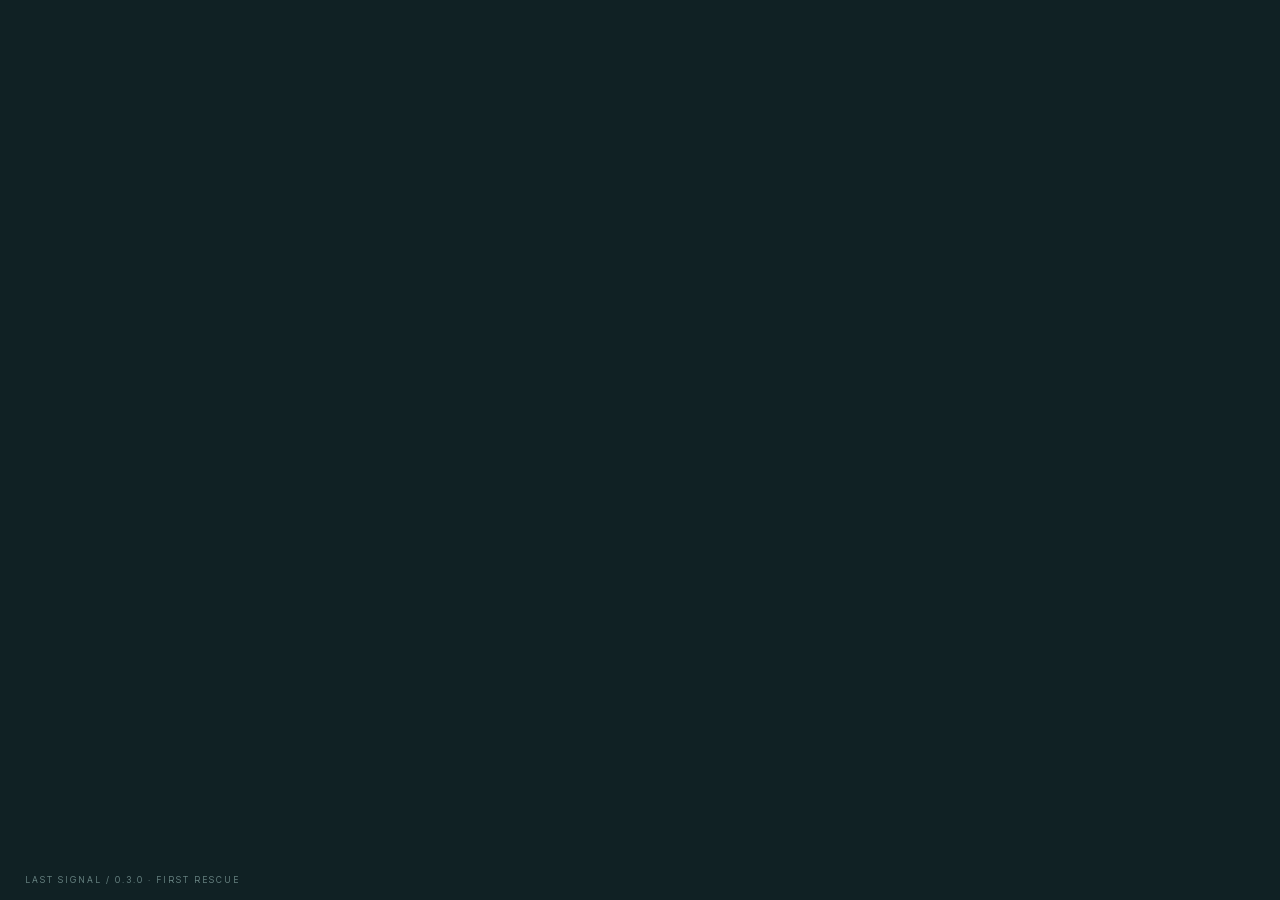
<file: index.html>
<!doctype html>
<html lang="ko">
<head>
  <meta charset="utf-8">
  <meta name="viewport" content="width=device-width, initial-scale=1, viewport-fit=cover">
  <meta http-equiv="Content-Security-Policy" content="default-src 'self'; script-src 'self'; style-src 'self'; img-src 'self' data:; connect-src 'self'; object-src 'none'; base-uri 'none'; form-action 'none'">
  <title>마지막 신호 · LAST SIGNAL</title>
  <meta property="og:type" content="website">
  <meta property="og:site_name" content="LAST SIGNAL">
  <meta property="og:title" content="LAST SIGNAL">
  <meta property="og:description" content="Brave the storm. Bring them home. A single-player harbor rescue game.">
  <meta property="og:url" content="https://notoow.github.io/last-signal-beta/">
  <meta property="og:image" content="https://notoow.github.io/last-signal-beta/assets/social/last-signal-og-v2.png">
  <meta property="og:image:type" content="image/png">
  <meta property="og:image:width" content="1730">
  <meta property="og:image:height" content="909">
  <meta property="og:image:alt" content="LAST SIGNAL — a rescue tug braves stormy seas beneath an orange signal flare.">
  <meta name="twitter:card" content="summary_large_image">
  <meta name="twitter:title" content="LAST SIGNAL">
  <meta name="twitter:description" content="Brave the storm. Bring them home. A single-player harbor rescue game.">
  <meta name="twitter:image" content="https://notoow.github.io/last-signal-beta/assets/social/last-signal-og-v2.png">
  <meta name="twitter:image:alt" content="LAST SIGNAL — a rescue tug braves stormy seas beneath an orange signal flare.">
  <link rel="stylesheet" href="src/style.css">
  <link rel="stylesheet" href="src/rescue-style.css">
  <link rel="stylesheet" href="src/rogue-style.css">
  <link rel="stylesheet" href="src/harbor-readiness.css">
  <link rel="stylesheet" href="src/session-ui.css">
  <link rel="stylesheet" href="src/play-hud.css">
  <link rel="stylesheet" href="src/rogue-hud.css">
  <link rel="stylesheet" href="src/mechanic-ui.css">
  <link rel="stylesheet" href="src/rogue-salvage.css">
  <link rel="stylesheet" href="src/crew-interior.css">
  <link rel="stylesheet" href="src/refit-view.css">
<link rel="stylesheet" href="beta/support.css">
</head>
<body>
  <canvas id="space" aria-label="Last Signal harbor rescue game"></canvas>
  <div id="hud" class="hidden"></div>
  <button id="interiorToggle" hidden></button><div id="voyageStatus" hidden></div>
  <button id="playPause" class="play-pause" hidden></button>
  <main id="panel"></main>
  <div id="rewardNotice" class="reward-notice" role="status" aria-live="polite"></div>
  <div id="toast" role="status"></div>
  <div id="version">LAST SIGNAL / 0.3.0 · FIRST RESCUE</div>
  <script type="module" src="web-entry.js"></script>
<script type="module" src="beta/game-support.js"></script>
</body>
</html>
</file>
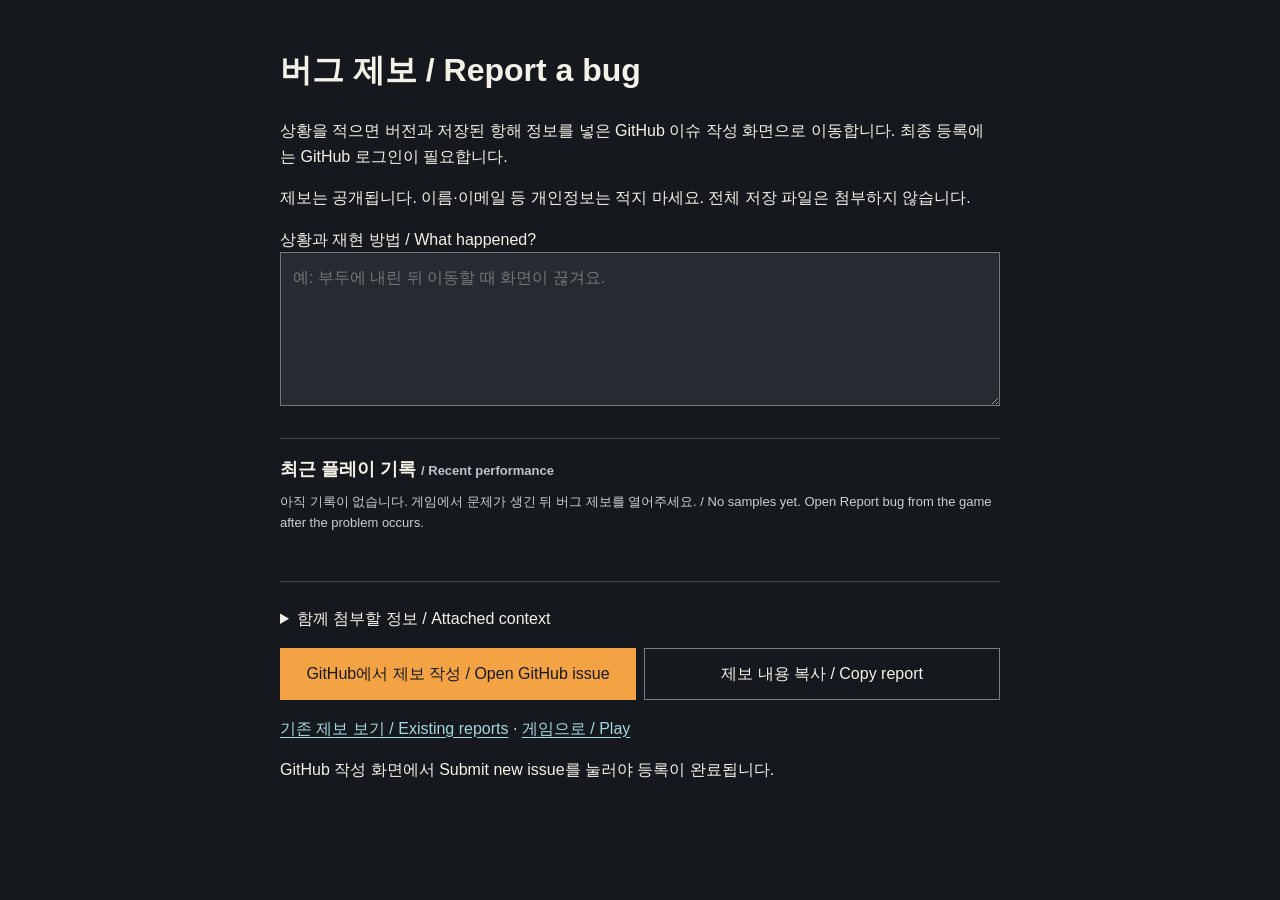
<file: beta/feedback.html>
<!doctype html>
<html lang="ko"><meta charset="utf-8"><meta name="viewport" content="width=device-width,initial-scale=1">
<meta http-equiv="Content-Security-Policy" content="default-src 'self'; script-src 'self'; style-src 'self'; object-src 'none'; base-uri 'none'; form-action 'none'">
<title>LAST SIGNAL · 버그 제보</title><link rel="stylesheet" href="./support.css">
<main class="beta-form"><h1>버그 제보 / Report a bug</h1>
<p>상황을 적으면 버전과 저장된 항해 정보를 넣은 GitHub 이슈 작성 화면으로 이동합니다. 최종 등록에는 GitHub 로그인이 필요합니다.</p>
<p>제보는 공개됩니다. 이름·이메일 등 개인정보는 적지 마세요. 전체 저장 파일은 첨부하지 않습니다.</p>
<form><label for="description">상황과 재현 방법 / What happened?</label><textarea id="description" required minlength="3" maxlength="3000" rows="5" placeholder="예: 부두에 내린 뒤 이동할 때 화면이 끊겨요."></textarea>
<section class="performance-summary" aria-labelledby="performance-heading">
<h2 id="performance-heading">최근 플레이 기록 <span>/ Recent performance</span></h2>
<p id="performance-status"></p>
<div id="performance-groups"></div>
<p id="performance-note" hidden>화면 갱신 간격은 낮을수록 부드럽습니다. 각 구간의 최근 최대 300회 기록이며, 메뉴·백그라운드 시간은 제외합니다. <span lang="en">Frame intervals, up to 300 per group; menus and background time excluded.</span></p>
</section>
<details><summary>함께 첨부할 정보 / Attached context</summary><pre id="context"></pre></details>
<div class="report-actions"><button type="submit">GitHub에서 제보 작성 / Open GitHub issue</button><button id="copy-report" type="button">제보 내용 복사 / Copy report</button></div>
<p id="result" role="status"></p>
<div id="copy-fallback" hidden><label for="copy-text">아래 내용을 선택해 복사하세요. / Select and copy below.</label><textarea id="copy-text" rows="8" readonly></textarea></div>
</form>
<p><a href="https://github.com/notoow/last-signal-beta/issues" target="_blank" rel="noopener">기존 제보 보기 / Existing reports</a> · <a href="../">게임으로 / Play</a></p>
<p>GitHub 작성 화면에서 Submit new issue를 눌러야 등록이 완료됩니다.</p></main>
<script type="module" src="./feedback.js"></script></html>
</file>
<file: src/style.css>
:root{color-scheme:dark;--bg:#09171c;--ink:#e7eee1;--muted:#92aaa9;--line:#b9d7c52b;--mint:#a7efd3;--gold:#e7b18a;font-family:'Pretendard','Malgun Gothic',sans-serif;font-synthesis:none}
*{box-sizing:border-box}body{margin:0;overflow:hidden;background:var(--bg);color:var(--ink);user-select:none}button,input,select{font:inherit}button{cursor:pointer;color:var(--ink);background:transparent;border:1px solid var(--line);padding:13px 19px;border-radius:3px;transition:background .15s,border-color .15s,transform .15s}button:hover{background:#b6edd815;border-color:#c2efd880}button:active{transform:translateY(1px)}button:focus-visible,select:focus-visible,input:focus-visible{outline:2px solid var(--gold);outline-offset:4px}button.primary{background:var(--mint);border-color:var(--mint);color:#122c2c;font-weight:700}button.primary:hover{background:#d1ffe7}button.secondary{border-color:#78979066;background:#10272dcc}button.selected{border-color:var(--mint);background:#94f3d418}p{line-height:1.75;color:var(--muted);font-size:15px}h2{font-size:32px;letter-spacing:-1px;font-weight:600;margin:14px 0}h3{font-size:23px;font-weight:600;margin:16px 0}small{line-height:1.6}canvas{position:fixed;inset:0;width:100%;height:100%;z-index:0}#panel{position:relative;z-index:3;width:100vw;height:100vh;pointer-events:none}#panel button,#panel input,#panel select,#panel section{pointer-events:auto}.hidden{display:none!important}.eyebrow{font-size:10px;letter-spacing:2.5px;color:var(--muted);display:flex;align-items:center;gap:10px}.dot{width:6px;height:6px;border-radius:50%;background:var(--mint);display:inline-block;box-shadow:0 0 15px #91ffd588}.edition{font-size:9px;margin-left:20px;color:#e3b594}.menu{position:absolute;left:8vw;top:10vh;width:490px;max-width:47vw}.menu h1{font-size:clamp(66px,7.8vw,118px);line-height:.86;font-weight:800;letter-spacing:-7px;margin:39px 0 0;position:relative}.menu h1 span{color:var(--mint)}.menu h1 i{color:var(--gold);font-style:normal;font-size:.57em;font-weight:300;margin-left:28px;vertical-align:top;display:inline-block;transform:translateY(14px)}.subtitle{font-size:11px;letter-spacing:4px;margin:23px 0 32px;color:#a6c7bf}.menu h2{font-size:22px;margin-bottom:10px}.intro{font-size:14px;margin:0 0 28px}.menu-actions{display:flex;gap:10px;max-width:410px}.menu-actions button{flex:1;text-align:left;font-size:15px;padding:16px 22px}.menu-actions span{float:right}.menu-secondary{display:flex;gap:24px;margin-top:15px}.menu-secondary button{font-size:12px;padding:10px 0;border:none;color:#b5c8c0}.record{display:flex;gap:30px;border-top:1px solid var(--line);margin-top:24px;padding-top:20px;color:#86a19e;font-size:10px}.record b{display:block;color:var(--ink);font-weight:400;font-size:22px;margin-top:6px}.build-note{font-size:10px;color:#627e7f;margin-top:19px}.art-note{position:absolute;right:8vw;bottom:12vh;color:#bcd2c3;font-size:10px;line-height:2;letter-spacing:2px}.art-note span{color:#73918e;font-size:8px}#version{position:fixed;bottom:15px;left:25px;font-size:9px;color:#668180;letter-spacing:2px;z-index:4;pointer-events:none}.overlay{display:flex;align-items:center;justify-content:center;background:#041115ab;backdrop-filter:blur(5px)}.dialog{background:linear-gradient(145deg,#152e33f5,#0a1b22f5);border:1px solid #a5d4bd38;box-shadow:0 30px 120px #020a11a0;width:min(940px,92vw);max-height:91vh;overflow-y:auto;padding:38px 42px;border-radius:5px}.dialog.compact{width:460px}.dialog p{margin:10px 0 25px}.dialog-footer{display:flex;justify-content:space-between;gap:16px;border-top:1px solid var(--line);padding-top:24px;margin-top:25px}.dialog-footer button{min-width:160px}.ship-grid{display:grid;grid-template-columns:repeat(3,1fr);gap:14px;margin:28px 0}.ship{padding:24px 20px;text-align:left}.ship strong{display:block;font-size:22px;margin-bottom:8px}.ship small{font-size:11px;display:block;color:#9fb8b0}.ship-icon{font-size:44px;color:var(--mint);display:block;height:72px;font-weight:200}.mode-row{display:flex;gap:10px}.mode-row button{font-size:13px;flex:1}.micro{font-size:10px!important;line-height:1.6!important;margin:20px 0 0!important;color:#71918c}.stack{display:flex;flex-direction:column;gap:12px}.setting{display:flex;justify-content:space-between;align-items:center;padding:18px 0;border-top:1px solid var(--line);font-size:14px}.setting select{background:#0a2026;border:1px solid var(--line);color:var(--ink);padding:8px 14px}.setting input[type=range]{width:155px;accent-color:var(--mint)}.setting input[type=checkbox]{accent-color:var(--mint);width:18px;height:18px}.guide-diagram{display:flex;align-items:center;gap:20px;color:#8dcbbb;margin:25px 0}.guide-diagram span{border:1px solid #92d7c5;border-radius:50%;width:34px;height:34px;display:grid;place-items:center}.guide-diagram i{color:#406c68}.guide-diagram b{font-size:70px;font-weight:200;margin-left:30px}.manual p{font-size:14px}.manual button{width:160px}.muted{color:#66968b!important}.card-grid{display:grid;grid-template-columns:repeat(3,1fr);gap:18px;margin-top:28px}.card{display:flex;flex-direction:column;text-align:left;padding:23px 22px;min-height:315px;--accent:var(--mint)}.family-frost{--accent:#a4d6f6}.family-salvage{--accent:#e3ca83}.family-weapon{--accent:#f0ac95}.family-motion{--accent:#c5b1ed}.card:hover{border-color:var(--accent);transform:translateY(-4px);background:#aad5bc0c}.card-top{display:flex;justify-content:space-between;width:100%;color:var(--accent);font-size:11px}.card kbd{color:#9bb1a9;border:1px solid #9dbdac44;width:22px;height:22px;display:grid;place-items:center;border-radius:3px}.card-symbol{font-size:46px;height:60px;margin:18px 0 0;color:var(--accent)}.card h3{font-size:21px;color:var(--ink);margin:12px 0}.card p{font-size:12px;line-height:1.8;margin:0 0 24px;flex:1}.rank{font-size:9px;color:var(--muted);width:100%;padding-top:16px;border-top:1px solid var(--line)}.rank span{float:right;color:var(--accent);letter-spacing:2px}.installed{font-size:10px;color:#829f95;line-height:1.9;margin-top:24px}.result{width:650px}.result-score{font-size:74px;color:var(--mint);letter-spacing:-4px;margin:25px 0}.result-score small{font-size:11px;letter-spacing:2px;margin-left:20px;color:#90aaa0}.result-grid{display:grid;grid-template-columns:repeat(4,1fr);gap:15px}.result-grid b{display:block;font-size:26px;font-weight:400}.result-grid span{font-size:10px;color:var(--muted)}#hud{position:fixed;inset:0;z-index:2;pointer-events:none}.hud-top{height:72px;display:flex;align-items:center;gap:30px;padding:12px 32px;border-bottom:1px solid #a3c6b224;background:#0a1a21d9}.hud-brand{font-size:28px;font-weight:800;letter-spacing:-2px;display:flex;align-items:center;gap:18px}.hud-brand span{font-size:10px;letter-spacing:1px;color:#92b4a5;font-weight:400;white-space:nowrap}.meter{width:210px}.meter div{display:flex;justify-content:space-between;font-size:10px;color:var(--muted);margin-bottom:7px}.meter b{color:var(--ink);font-size:11px;font-weight:500}progress{display:block;appearance:none;border:none;width:100%;height:5px;background:#2a3c3e;border-radius:0}progress::-webkit-progress-bar{background:#2a3c3e}progress::-webkit-progress-value{background:#c5d6b4}.energy progress::-webkit-progress-value{background:#8fdfc7}.hud-time{margin-left:auto;font-size:27px;font-variant-numeric:tabular-nums;letter-spacing:2px}.hud-time span{display:block;font-size:8px;letter-spacing:1px;color:var(--muted);text-align:center}.hud-level{width:95px;font-size:13px;letter-spacing:2px}.hud-level progress{margin-top:9px;height:3px}.hud-level progress::-webkit-progress-value{background:#e1b18b}.hud-bottom{position:absolute;bottom:0;height:40px;width:100%;padding:0 30px;display:flex;align-items:center;justify-content:space-between;gap:18px;border-top:1px solid #9bd7c026;background:#0b1a21d9;font-size:9px;color:#95b6aa}.anchor-state b{font-size:17px;color:var(--mint);letter-spacing:5px;vertical-align:middle;margin-right:8px}.anchor-state em{font-style:normal;color:#ebba8e;margin-left:8px}.target-count{margin-left:15px;color:#cdf5d7}.dash-state b{color:#d0ead8;margin-left:12px}.hud-hint{color:#a4bfb3;font-size:10px}.boss-meter{position:absolute;top:84px;left:35%;width:30%;text-align:center}.boss-meter span{font-size:8px;letter-spacing:3px;color:#e7b194}.boss-meter progress{margin-top:7px;height:4px}.boss-meter progress::-webkit-progress-value{background:#edac87}#toast{position:fixed;z-index:10;left:50%;top:19%;transform:translate(-50%,-10px);padding:11px 22px;background:#173032ee;border:1px solid #a6e4bd66;font-size:13px;color:#dcebd3;opacity:0;pointer-events:none;transition:opacity .15s,transform .15s;max-width:90vw;text-align:center}#toast.show{opacity:1;transform:translate(-50%,0)}
@media(max-height:740px){.menu{top:7vh}.menu h1{font-size:83px;margin-top:25px}.subtitle{margin:20px 0}.menu h2{font-size:20px}.intro{margin-bottom:18px}.record{margin-top:16px;padding-top:12px}.dialog{padding:25px 30px}.card{min-height:260px;padding:18px}.card-symbol{height:45px;margin-top:7px}.card p{margin-bottom:12px}.dialog h2{font-size:27px}.ship-grid{margin:18px 0}.ship{padding:16px}.ship-icon{height:55px}.hud-top{gap:20px}}
@media(max-width:960px){.menu{max-width:55vw;left:6vw}.menu h1{font-size:76px}.art-note{right:5vw;bottom:10vh;font-size:8px}.hud-top{padding:10px 20px;gap:17px}.meter{width:160px}.hud-brand span{display:none}.hud-bottom{padding:0 18px}.hud-hint{font-size:8px}.card-grid{gap:10px}.dialog{width:94vw}.card{padding:18px}.card h3{font-size:18px}.card p{font-size:11px}}

.lesson-toggle{display:flex;align-items:center;gap:10px;margin-top:22px;font-size:12px;color:#b8d1c2}.lesson-toggle input{accent-color:var(--mint);width:17px;height:17px}.skip-lesson{position:absolute;right:30px;top:90px;font-size:11px;background:#0f282deb}.active-combos{display:flex;gap:10px;flex-wrap:wrap;margin-top:16px}.active-combos span,.combo-unlock{color:#ead79e;font-size:10px;border:1px solid #d9c18455;border-radius:3px;padding:7px 10px}.combo-unlock{margin-bottom:13px}.guide-combos{display:grid;grid-template-columns:repeat(3,1fr);gap:20px;border-top:1px solid var(--line);padding-top:10px;margin-bottom:15px}.guide-combos p{font-size:11px}.guide-combos b{color:#dfcca0}.boss-meter small{display:block;color:#aebdae;font-size:9px;margin-top:4px}.boss-meter{top:78px}

.seed-setting{display:flex;align-items:center;justify-content:space-between;margin-top:19px;color:#8daea3;font-size:11px}.seed-setting input{width:180px;background:#0a2026;border:1px solid var(--line);padding:7px 10px;color:#cce8d9;font-size:12px}
</file>
<file: src/rescue-style.css>
@font-face{font-family:Pretendard;src:url('../assets/fonts/PretendardVariable.woff2') format('woff2');font-weight:100 900;font-style:normal;font-display:swap}
:root{--bg:#102124;--ink:#e9dfc6;--muted:#a4b1a2;--line:#cbbd8c30;--mint:#d9ba7c;--gold:#d8b071}
body{background:#102124}button.primary{background:#d6b779;border-color:#d6b779;color:#26322c}button.primary:hover{background:#ead29f}button.selected{border-color:#dfc288;background:#c9b07816}.dot{background:#dab876;box-shadow:0 0 15px #ddb47055}.dialog{background:linear-gradient(145deg,#283e3beb,#152a2bed);border-color:#b6ad884c}.overlay{background:#0a171bb3;backdrop-filter:blur(4px)}.harbor-menu{position:absolute;left:7.5vw;top:8vh;width:560px;max-width:47vw}.harbor-title{font-size:clamp(52px,6.3vw,94px);font-weight:650;letter-spacing:-5px;margin:39px 0 3px;line-height:1.12;color:#e8ddbd}.harbor-english{font-size:10px;letter-spacing:5px;color:#b5ae8d;margin:17px 0 35px}.harbor-menu h2{font-size:25px;line-height:1.6;margin:0 0 14px;font-weight:450;letter-spacing:-.5px}.harbor-intro{font-size:13px;line-height:1.9;color:#a1b0a1;margin-bottom:27px}.harbor-menu .menu-actions{max-width:450px}.harbor-menu .menu-secondary{gap:26px}.cabin-crew{border-top:1px solid var(--line);padding-top:21px;margin-top:20px;max-width:480px}.cabin-crew .eyebrow{font-size:9px}.empty-seat{font-size:12px;color:#8c9d8d;margin-top:17px}.crew-row{display:flex;align-items:center;gap:15px;margin-top:16px}.crew-row strong{display:block;font-size:15px;font-weight:500}.crew-row span:not(.crew-portrait){display:block;font-size:10px;color:#a4b29f;margin-top:6px}.crew-portrait{position:relative;display:block;flex:0 0 48px;width:48px;height:58px;overflow:hidden;background:linear-gradient(135deg,#9e9c7d40,#253a33);border:1px solid #a9a07866;border-radius:2px}.crew-portrait i{position:absolute;left:17px;top:9px;width:15px;height:17px;border-radius:45% 45% 40% 40%;background:#c9b88d}.crew-portrait b{position:absolute;left:9px;top:29px;width:34px;height:40px;border-radius:40% 40% 0 0;background:#a3915f;transform:rotate(-6deg)}.crew-portrait.operator b{background:#68766a}.crew-portrait.operator i:before{content:'';position:absolute;width:19px;height:5px;background:#4b625a;left:-2px;top:0}.crew-portrait.engineer i:before{content:'';position:absolute;width:18px;height:6px;background:#c7a056;left:-2px;top:-3px;border-radius:50% 50% 0 0}.harbor-map-note{position:absolute;right:8vw;bottom:8vh;display:flex;gap:20px;align-items:center;color:#c9c2a5}.harbor-map-note>b{font-size:70px;font-weight:300;opacity:.65;line-height:1}.harbor-map-note span{font-size:10px;line-height:2;letter-spacing:1.5px}.harbor-map-note em{font-size:8px;color:#b29b75;font-style:normal}.next-call{border-left:2px solid #bea063;padding:4px 0 4px 17px;margin-top:25px}.next-call span{font-size:9px;display:block;color:#a9ac90;letter-spacing:2px;margin-bottom:8px}.next-call b{font-size:15px;font-weight:500;color:#e1d4af}.rescue-brief{width:890px}.rescue-choices{display:grid;grid-template-columns:repeat(2,1fr);gap:19px;margin:26px 0}.rescue-choice{display:flex;text-align:left;gap:20px;padding:24px;min-height:220px}.rescue-choice .crew-portrait{width:70px;height:88px;flex-basis:70px;transform:scale(1.1);transform-origin:top left;margin-right:4px}.rescue-choice .crew-portrait i{left:24px;top:15px;width:20px;height:24px}.rescue-choice .crew-portrait b{left:11px;top:45px;width:48px;height:58px}.rescue-choice small{color:#bcb18c;font-size:10px}.rescue-choice h3{font-size:27px;margin:11px 0 13px}.rescue-choice span:not(.crew-portrait){font-size:11px;color:#c4c6ab}.rescue-choice p{font-size:12px;line-height:1.85;margin:12px 0 0}.refuge-note{font-size:12px!important;color:#9db09d!important}.record-mission{grid-column:1/-1;border:1px solid var(--line);padding:22px}.debrief{width:750px}.return-person{display:flex;gap:24px;margin:26px 0}.return-person .crew-portrait{transform:scale(1.3);transform-origin:top left;margin-right:15px;margin-top:10px}.return-person h3{margin:0 0 20px;font-size:20px}.return-person .testimony{font-size:22px;font-weight:400;line-height:1.8;color:#e3d7b6}.return-person p:not(.testimony){font-size:12px;color:#a5b5a1}.log-clue{padding:18px;border:1px solid var(--line);font-size:13px}.log-clue p{font-size:14px;margin-bottom:0}.manual-number{color:#d5b779;margin-right:10px}.harbor-top{background:#112b2ce8;border-color:#b7b38833}.hud-brand{color:#e1d5b1}.hud-brand span{max-width:260px;letter-spacing:0}.energy progress::-webkit-progress-value{background:#c7b77c}.meter progress::-webkit-progress-value{background:#afb99d}.hud-bottom{background:#122b2de8;border-color:#b9b18433;height:43px}.anchor-state b{color:#d9c58f}.hud-hint{font-size:11px;color:#d4ceb0}.mission-objective{position:absolute;top:84px;left:50%;transform:translateX(-50%);text-align:center;padding:9px 19px;background:#132e2fd9;border:1px solid #bbb68d38;color:#e3d5aa;font-size:13px;white-space:nowrap}.mission-objective span{color:#bba873;margin-right:10px;font-size:10px}.passenger-status{position:absolute;right:24px;top:138px;display:flex;flex-direction:column;align-items:flex-end;gap:8px}.passenger-status span{padding:7px 10px;border-left:2px solid #b7a474;background:#17332ec9;color:#cfcaac;font-size:10px}.passenger-status .shelter{color:#8b9f90;border-color:#718779}.passenger-status .aboard{border-color:#ded6a0;color:#e7d9b6}.radio-panel{position:absolute;left:30px;top:137px;max-width:395px;background:#10272bea;border-left:2px solid #c5a568;padding:14px 18px;color:#d0bd91;box-shadow:0 10px 30px #10222522}.radio-panel>div{display:flex;justify-content:space-between;gap:30px;font-size:8px;letter-spacing:1px;color:#9fa991}.radio-panel b{font-size:11px;color:#dfcba0;letter-spacing:0;font-weight:400}.radio-panel p{font-size:13px;line-height:1.9;color:#dfd5b7;margin:10px 0 0}.hud-time{color:#e0d2ac}.hud-time span{color:#a4b09d}.dash-state b{color:#d1c193}#toast{background:#263b36f2;border-color:#c4b98266;color:#e1d5b3}
@media(max-height:760px){.harbor-menu{top:6vh}.harbor-title{font-size:67px;margin-top:26px}.harbor-english{margin:12px 0 24px}.harbor-menu h2{font-size:21px}.harbor-intro{font-size:12px;margin-bottom:18px}.cabin-crew{margin-top:13px;padding-top:13px}.next-call{margin-top:18px}.rescue-choice{min-height:185px;padding:20px}.rescue-choice h3{font-size:24px}.return-person .testimony{font-size:19px}.harbor-map-note>b{font-size:50px}}
@media(max-width:1050px){.harbor-menu{left:5vw;max-width:51vw}.harbor-title{font-size:62px}.harbor-intro{font-size:11px}.harbor-menu h2{font-size:19px}.rescue-choice{gap:16px;padding:16px}.rescue-choice .crew-portrait{display:none}.radio-panel{max-width:280px;left:20px}.radio-panel p{font-size:11px}.mission-objective{font-size:11px;max-width:74vw;white-space:normal}.hud-hint{font-size:9px}.hud-brand span{max-width:145px;font-size:8px}.harbor-map-note{right:5vw;bottom:11vh}}


.harbor-menu{max-height:calc(100vh - 90px);overflow-y:auto;padding-right:16px;padding-bottom:24px;scrollbar-width:thin;scrollbar-color:#9d997b #193332;overscroll-behavior:contain}
@media(max-height:760px){.harbor-menu{max-height:calc(94vh - 42px)}.harbor-menu .crew-row{margin-top:10px}.harbor-menu .next-call{margin-bottom:14px}}

.log-entry{border-top:1px solid var(--line);padding-top:15px}.log-entry small{color:#b4a881}.log-entry p{color:#dfd5b7}.chapter-crew{display:flex;gap:30px}.hud-hint{max-width:68%;text-align:center}

.tow-objective{max-width:80vw;white-space:normal}.tow-power-note{padding:18px;border:1px solid #c6aa6570;background:#b59b5720;color:#e0c898!important}.tow-tension{max-width:170px}@media(max-width:1100px){.tow-tension{display:none}.tow-objective{max-width:86vw;font-size:11px}}

.hud-hint{font-size:12px;line-height:1.4}@media(max-width:1050px){.hud-bottom{height:56px}.hud-hint{font-size:11px}.radio-panel p{font-size:12px}}

.tow-footer{height:74px;padding:8px 24px;gap:16px}.tow-footer .anchor-state{min-width:135px}.tow-footer .anchor-state small{display:block;margin-top:5px;font-size:11px;color:#d5c699}.tow-footer .hud-hint{flex:1;max-width:48%;font-size:12px;line-height:1.4}.tow-action{min-width:195px;max-width:220px;font-size:13px;text-align:right;color:#eee0b8}.dock-feedback{position:absolute;bottom:88px;left:50%;transform:translateX(-50%);display:flex;gap:16px;padding:12px 18px;max-width:90vw;background:#152f2eef;border:1px solid #caba8960;font-size:13px;white-space:nowrap}.dock-feedback .met{color:#c6dfba}.dock-feedback .unmet{color:#e3ba81}
@media(max-width:1100px){.tow-tension{display:block;max-width:110px;min-width:85px}.tow-footer .hud-hint{font-size:11px}.tow-action{font-size:12px;min-width:155px;max-width:175px}.dock-feedback{font-size:12px;gap:12px}.harbor-top .hud-brand span{display:none}.harbor-top .meter{max-width:150px}}

.tow-arrival{background:none;backdrop-filter:none}.tow-arrival .arrival-note{position:absolute;left:24px;top:110px;width:320px;max-height:calc(100vh - 140px);padding:24px;background:#17322ded;box-shadow:0 15px 50px #10282266}.arrival-note h2{font-size:26px;line-height:1.35;white-space:pre-line}.arrival-note .log-clue{padding:12px}.arrival-note p{font-size:13px}.arrival-note .dialog-footer{display:grid;grid-template-columns:1fr;gap:10px}.arrival-hud{position:absolute;top:24px;left:50%;transform:translateX(-50%);padding:12px 20px;border:1px solid #d5c49455;background:#19392dda;color:#dfddba;font-size:15px}
@media(max-width:1050px){.tow-arrival .arrival-note{left:16px;top:90px;width:280px;padding:20px}.arrival-note h2{font-size:23px}.arrival-hud{top:16px;font-size:13px;white-space:nowrap}}

.net-intro{border-left:2px solid #d4b978;padding:10px 14px;background:#baa77512;font-size:13px!important;color:#e1d2ae!important}.rescue-footer{height:68px;gap:18px;padding:8px 24px}.rescue-footer .anchor-state{min-width:170px}.rescue-footer .hud-hint{max-width:55%;flex:1}.context-action{min-width:170px;max-width:230px;text-align:right;color:#e2d5ae;font-size:12px;line-height:1.4}.rescue-footer .anchor-state em{margin-left:8px}@media(max-width:1050px){.rescue-footer .anchor-state{min-width:130px}.rescue-footer .hud-hint{font-size:11px}.context-action{min-width:145px;font-size:11px}.rescue-footer{height:78px;gap:12px}}

.net-clock{margin-top:3px;line-height:1.2}.net-clock strong{display:block;color:#eddfb9;font-size:14px;font-variant-numeric:tabular-nums}.net-clock small{display:block;margin-top:3px;font-size:10px;color:#bbb89c}.net-clock.urgent strong{color:#ffd8b0;background:#713d28;padding:2px 5px;border-left:3px solid #ffe1b3}.tow-footer .anchor-state small{margin-top:3px}.tow-footer .net-clock strong{font-size:12px}@media(max-width:1050px){.rescue-footer .anchor-state{min-width:160px}.rescue-footer .net-clock strong{font-size:13px}.tow-footer .anchor-state{min-width:155px}}

.mission-board{width:900px;max-height:88vh;overflow-y:auto}.mission-list{display:grid;gap:14px;margin:22px 0}.mission-card{display:grid;grid-template-columns:1fr 140px;gap:20px;padding:20px;border:1px solid #b6ae7855;background:#102e2a55}.mission-card.complete{border-left:3px solid #bace9e}.mission-card small{color:#c8b780;font-size:11px}.mission-card h3{font-size:23px;margin:9px 0}.mission-card p{font-size:12px;line-height:1.6;margin:8px 0}.mission-card button{align-self:center;white-space:normal}.record-line{font-size:11px;color:#bcccad;margin-top:13px}.mission-card button:disabled{opacity:.4;cursor:default}@media(max-width:1050px){.mission-card{grid-template-columns:1fr 130px;padding:15px}.mission-card h3{font-size:20px}.mission-board{max-height:84vh}}

.tow-action .rigging{display:block;font-size:11px;line-height:1.4;color:#bfcba8;margin-top:5px}.harbor-menu .menu-actions{flex-wrap:wrap}

.harbor-menu{max-height:88vh;overflow-y:auto;padding-right:8px}
/* Narrative reward art stays out of the navigable harbor canvas. */
.crew-portrait img{width:100%;height:100%;object-fit:cover;display:block}.crew-portrait{border-radius:6px}.rescue-choice .crew-portrait{transform:none;width:86px;height:108px;flex-basis:86px}.return-person .crew-portrait{transform:none;width:110px;height:136px;flex-basis:110px;margin-right:0}
.memory-summary{margin:16px 0 8px;max-width:450px}.memory-summary>span{display:flex;justify-content:space-between;color:#b9c6aa;font-size:11px;margin-bottom:7px}.memory-summary b{color:#efcf8e}.memory-summary progress{display:block;width:100%;height:5px;border:0;background:#182e2d}.memory-summary progress::-webkit-progress-bar{background:#182e2d}.memory-summary progress::-webkit-progress-value{background:#d9b778}
.memory-album{width:1000px;max-height:88vh;overflow-y:auto}.memory-album>p{font-size:13px}.memory-grid{display:grid;grid-template-columns:repeat(3,minmax(0,1fr));gap:16px;margin-top:24px}.memory-card{overflow:hidden;border:1px solid #b6ad7855;border-radius:7px;background:#102a29}.memory-card>img,.memory-sealed{display:block;width:100%;height:150px;object-fit:cover}.memory-card>div:not(.memory-sealed){padding:15px}.memory-card small{font-size:10px;color:#d2bd83}.memory-card h3{font-size:17px;line-height:1.4;margin:8px 0}.memory-card p{font-size:12px;line-height:1.6;margin:0}.memory-sealed{display:grid;place-items:center;font-size:40px;color:#7d9180;background:radial-gradient(ellipse,#38534b,#172e2c)}.memory-card.locked{border-style:dashed}.memory-card.locked h3{color:#b4bca6}.clean-seal{display:block;color:#d2ddb1;font-size:11px;margin-top:9px}
.reward-reveal{display:flex;gap:14px;align-items:center;padding:12px;margin:18px 0;border:1px solid #dfbd7866;background:#d5b97812;border-radius:6px;animation:reward-arrive .4s ease-out}.reward-reveal>img{width:130px;height:95px;object-fit:cover;border-radius:4px}.reward-reveal>div{display:flex;flex-direction:column;gap:7px}.reward-reveal small{color:#e2bf78;font-size:11px}.reward-reveal strong{font-size:16px}.reward-reveal span{font-size:11px;line-height:1.5;color:#bbc6a8}.arrival-note .reward-reveal{display:block;padding:0;overflow:hidden}.arrival-note .reward-reveal>img{width:100%;height:100px;border-radius:0}.arrival-note .reward-reveal>div{padding:12px}.debrief{max-height:88vh;overflow-y:auto}.tow-arrival .arrival-note{overflow-y:auto}.harbor-menu .menu-secondary{gap:12px;flex-wrap:wrap}
.reward-notice{position:absolute;right:22px;bottom:155px;z-index:4;pointer-events:none;display:flex;gap:12px;align-items:center;max-width:290px;padding:14px 18px;border:1px solid #d5bc7b80;border-radius:5px;background:#193c36f2;box-shadow:0 5px 22px #061d2055;opacity:0;transform:translateY(8px);transition:opacity .18s,transform .18s}.reward-notice.show{opacity:1;transform:translateY(0)}.reward-notice>span{font-size:27px;color:#e4c37f}.reward-notice small{display:block;font-size:10px;color:#b6c6a6;margin-bottom:5px}.reward-notice strong{font-size:14px;color:#f0ddb0}
@keyframes reward-arrive{from{opacity:0;transform:translateY(8px)}to{opacity:1;transform:none}}.reduce-motion .reward-reveal{animation:none}.reduce-motion .reward-notice{transition:none;transform:none}@media(prefers-reduced-motion:reduce){.reward-reveal{animation:none}.reward-notice{transition:none;transform:none}}
@media(max-width:1050px){.rescue-choice .crew-portrait{display:block;width:58px;height:76px;flex-basis:58px}.rescue-choice{gap:12px}.memory-grid{grid-template-columns:repeat(2,minmax(0,1fr))}.memory-card>img,.memory-sealed{height:135px}.memory-album{max-height:86vh}.reward-notice{max-width:250px;bottom:160px;right:16px}.reward-notice strong{font-size:12px}.reward-reveal>img{width:100px;height:85px}}
.tow-arrival .arrival-note{width:350px}.arrival-note .reward-reveal{display:flex;gap:0}.arrival-note .reward-reveal>img{width:100px;height:130px;flex:0 0 100px}.arrival-note .reward-reveal>div{padding:10px}.arrival-note .reward-reveal strong{font-size:14px}.arrival-record summary{cursor:pointer;color:#e5d3a5;font-size:13px}.arrival-note .dialog-footer{position:sticky;bottom:-20px;padding:10px 0 0;background:#17322d;z-index:1}
.memory-card[data-memory="engineer"]>img,.memory-card[data-memory="operator"]>img{object-position:50% 25%}.memory-open{font-size:11px;padding:8px 12px;margin-top:12px}.memory-detail{width:900px;max-height:90vh;overflow-y:auto}.memory-detail>img{display:block;width:100%;height:52vh;object-fit:contain;background:#102727}.memory-detail h2{margin-bottom:16px}

.mastery-record{margin-top:12px}.mastery-stamps{display:flex;flex-wrap:wrap;gap:6px;margin:8px 0}.mastery-stamp{font-size:12px;border:1px solid #677b7c;border-radius:5px;padding:5px 8px;color:#b6c6c5}.mastery-stamp.earned{color:#ead397;border-color:#b49c60;background:#b49c6018}.mastery-reveal{border-left:3px solid #d3b776;padding:8px 12px;margin:12px 0;background:#d3b77612}.mastery-reveal small{color:#d3b776}.mastery-reveal p{margin:5px 0;font-size:14px}

.mastery-help{font-size:12px;color:#baccc9}.mastery-help summary{cursor:pointer;padding:6px 0}.mastery-help ul{padding-left:18px;line-height:1.65}

.route-plan{margin:12px 0;border:1px solid #547873;padding:12px 16px;border-radius:6px}.route-plan summary{cursor:pointer;color:#dfc589;font-weight:650}.route-plan article{padding:12px 0;border-bottom:1px solid #ffffff15}.route-plan article:last-child{border:0}.route-plan strong{color:#d8dfca;font-size:14px}.route-plan p{font-size:13px;margin:7px 0}.route-plan small{color:#d4b879}

.mission-story{margin:16px 0;border-top:1px solid #55736b;padding-top:14px}.mission-story summary{cursor:pointer;color:#dfc589}.mission-story img{display:block;width:100%;height:auto;margin-top:14px;border-radius:5px}.mission-story p{font-size:14px;line-height:1.8}.mission-story small{display:block;font-size:11px;color:#acbdb8;line-height:1.6}


/* Title screen, not a dispatch dashboard. The scene carries the premise. */
.visually-hidden{position:absolute;width:1px;height:1px;padding:0;margin:-1px;overflow:hidden;clip-path:inset(50%);white-space:nowrap;border:0}
.title-mark{position:absolute;left:50%;top:12vh;transform:translateX(-50%);width:max-content;max-width:90vw;text-align:center;color:#e3dfd1;text-shadow:0 3px 24px #0a233c99;pointer-events:none}.title-mark>span{display:block;font-size:11px;letter-spacing:7px;margin-bottom:16px;opacity:.75}.title-mark>div{font-size:clamp(58px,6.8vw,106px);line-height:1.1;font-weight:400;letter-spacing:-6px;word-spacing:8px}.title-navigation{left:9vw;top:auto;bottom:12vh;width:390px;max-width:42vw;max-height:52vh;padding:10px 28px 10px 0;overflow-y:auto;scrollbar-width:thin;background:none}.title-choices{display:flex;align-items:flex-start;flex-direction:column;gap:10px}.title-choices>button{position:relative;border:0;border-radius:0;background:none;padding:6px 0 6px 25px;text-align:left;font-size:20px;font-weight:450;color:#bec9cd;text-shadow:0 2px 8px #031a2c;transition:color .18s,transform .18s}.title-choices>button::before{content:'';position:absolute;left:0;top:50%;width:13px;height:1px;background:currentColor;opacity:0;transform:translateX(-5px);transition:opacity .18s,transform .18s}.title-choices>button:hover,.title-choices>button:focus-visible{color:#fff3ce;background:none;transform:translateX(5px)}.title-choices>button:hover::before,.title-choices>button:focus-visible::before{opacity:1;transform:none}.title-choices>button:first-child{font-size:25px;color:#f2e9d4;margin-bottom:10px}.title-choices>button:focus-visible{outline:1px solid #dbd2b399;outline-offset:7px}.scene-radio{position:absolute;right:16vw;bottom:27vh;border:0;background:none;padding:10px 12px;color:#e0d4b7;font-size:11px;text-shadow:0 2px 5px #092334;opacity:.4;transition:opacity .2s}.scene-radio:hover,.scene-radio:focus-visible{opacity:1;background:none;border:0}.radio-spark{display:inline-block;width:4px;height:4px;background:#f7db98;box-shadow:0 0 13px 5px #e7bc6355;border-radius:50%;margin-right:8px}.scene-subtitle{position:absolute;bottom:5vh;left:50%;transform:translateX(-50%);width:620px;max-width:84vw;font-size:14px;line-height:1.9;text-align:center;white-space:pre-line;color:#f0e7d2;text-shadow:0 2px 5px #000,0 0 15px #03111e;pointer-events:none}.scene-subtitle[hidden]{display:none}.reduce-motion .title-choices>button{transition:none}.reduce-motion .title-choices>button:hover,.reduce-motion .title-choices>button:focus-visible{transform:none}
@media(prefers-reduced-motion:reduce){.title-choices>button,.title-choices>button::before{transition:none}.title-choices>button:hover,.title-choices>button:focus-visible{transform:none}}
@media(max-height:760px){.title-mark{top:10vh}.title-mark>div{font-size:65px;letter-spacing:-4px}.title-mark>span{font-size:9px;margin-bottom:12px}.title-navigation{bottom:10vh;max-height:52vh}.title-choices{gap:6px}.title-choices>button{font-size:17px}.title-choices>button:first-child{font-size:22px;margin-bottom:7px}.scene-subtitle{font-size:12px;bottom:3vh}.scene-radio{bottom:28vh}}
@media(max-width:700px){.title-mark{top:13vh}.title-mark>div{font-size:49px;letter-spacing:-3px}.title-mark>span{font-size:8px;letter-spacing:3px}.title-navigation{left:7vw;max-width:80vw}.scene-radio{right:5vw}.scene-subtitle{bottom:2vh;font-size:11px}}

/* Ship cutaway: a continuous deck and hull, with crew physically located by duty. */
#interiorToggle{position:fixed;z-index:12;right:24px;top:148px;padding:9px 16px;background:#182b2d;color:#ead9b3;border:1px solid #a48c61}#voyageStatus{position:fixed;z-index:11;right:24px;top:193px;max-width:65vw;font-size:12px;background:#102427e8;color:#d4d9cf;padding:7px 10px;pointer-events:none}#interiorToggle[hidden],#voyageStatus[hidden]{display:none}.interior{width:min(1000px,94vw);max-height:94vh;overflow:auto}.interior h2{margin:5px 0 12px}.ship-section{padding:6px 22px 0;--paint:#426b64}.paint-harbor{--paint:#426b64}.paint-ochre{--paint:#b18a49}.paint-red{--paint:#96564a}.ship-deck{display:flex;justify-content:flex-end;padding-right:5%;height:112px}.ship-deck .ship-room{width:26%;background:#495751;border:6px solid #ac9c7c;border-bottom:0}.ship-hull{display:grid;grid-template-columns:1.1fr 1fr 1fr;border:12px solid var(--paint);border-top-width:7px;overflow:hidden;border-radius:8px 15px 60px 65px;background:#182c2b;height:185px;box-shadow:0 8px 0 #111e20}.ship-room{position:relative;border-right:6px solid #6e7060;padding:10px 14px;background:repeating-linear-gradient(90deg,#3b443b 0,#3b443b 47px,#424b41 48px,#424b41 50px);overflow:hidden}.ship-room h3{position:relative;z-index:2;font-size:13px;margin:0;color:#efe1bd;font-weight:500}.ship-room small{position:absolute;bottom:8px;left:10px;right:10px;font-size:10px;color:#bfcec5}.room-art{height:57px;font-size:42px;color:#b5a17a;letter-spacing:10px;opacity:.85}.room-art svg{width:100%;height:100%;stroke:#baac87;fill:#243c3c;stroke-width:2}.wheelhouse .room-art{position:absolute;right:16px;bottom:5px;width:54px}.hull-keel{text-align:center;color:#b4a47e;font-size:10px;letter-spacing:6px;padding:15px}.room-crew{position:relative;z-index:3;display:flex;gap:18px}.section-person{display:inline-flex;flex-direction:column;align-items:center;font-size:10px;color:#eee1c2}.section-person i{display:block;width:15px;height:20px;background:#d59e57;border-radius:5px 5px 1px 1px;position:relative;margin-top:7px;margin-bottom:3px;border-bottom:6px solid #263633}.section-person i:before{content:'';position:absolute;left:4px;top:-7px;width:8px;height:8px;background:#d5b28a;border-radius:50%}.section-person.operator i{background:#89a99a}.flood-surface{position:absolute;left:0;right:0;bottom:0;background:#3d99ad80;border-top:2px solid #9ec5c5;pointer-events:none}.flood-0{height:0;border:0}.flood-1{height:25%}.flood-2{height:50%}.flood-3{height:75%}.flood-4{height:100%}.ship-readings{display:flex;flex-wrap:wrap;gap:16px;border-block:1px solid #697b6d;padding:12px 0;font-size:13px}.ship-readings b{color:#e5c58e;margin-left:6px}.crew-orders{display:flex;gap:30px;margin:14px 0}.crew-orders label{display:flex;align-items:center;gap:15px}.crew-orders select,.voyage-refit select{background:#193332;color:#eeddbb;padding:8px;border:1px solid #6e8272}.interior .micro{font-size:12px;line-height:1.6;margin:8px 0}.interior>p{font-size:12px}.equipment-offers{display:flex;flex-direction:column;gap:10px;margin:18px 0}.equipment-offers button{text-align:left;padding:16px;border-radius:0;border-color:#647568}.equipment-offers strong,.equipment-offers span{display:block}.equipment-offers span{font-size:13px;margin-top:6px;line-height:1.5;font-weight:400;color:#bdc7bc}.paint-preview{background:var(--paint);height:110px;border-radius:15px 15px 75px 45px;border:7px solid #b7a17d;margin:25px 0;display:grid;place-items:center;color:#ece1c6;font-size:35px}.stack [aria-pressed=true]{border-color:#e6c887;color:#ffe3ab}#panel.overlay:has(.interior){z-index:20}.title-navigation{max-height:56vh}.title-choices{gap:5px}.title-choices>button{font-size:18px}.title-choices>button:first-child{margin-bottom:5px}
@media(max-height:760px){.interior{padding:18px 24px}.ship-deck{height:85px}.ship-hull{height:145px}.room-art{height:43px}.interior h2{font-size:24px}.ship-readings{padding:8px 0}.crew-orders{margin:8px 0}.title-choices{gap:2px}.title-choices>button{font-size:16px;padding-block:4px}}

.interior .micro{color:#bdc8ba}.room-modules{position:absolute;right:8px;bottom:10px;z-index:3;display:flex;gap:4px;flex-direction:column;align-items:flex-end}.room-modules span{font-size:10px;color:#f2ddb4;background:#1b3331;border:1px solid #8e9278;padding:3px 5px}

/* Generated cutaway shell, furniture and crew are independent image layers. */
.illustrated-section{padding:0;background:radial-gradient(ellipse at 55% 65%,#50463355,transparent 70%)}.ship-scene{display:block;width:100%;height:min(48vh,480px);overflow:hidden}.ship-scene .ship-room{border:0;background:none;padding:0}.ship-scene text{font:500 20px Pretendard;fill:#f0dfb7;text-anchor:middle;paint-order:stroke;stroke:#101c1e;stroke-width:5px;stroke-linejoin:round}.ship-scene .section-person text{font-size:18px}.ship-scene .paint-band{fill:var(--paint);opacity:.6;mix-blend-mode:color}.bilge-water{fill:#509ba47a;stroke:#9cc6c4;stroke-width:2}.interior{width:min(1180px,96vw);background:#142223ed}.interior h2{font-size:25px}.interior .ship-readings{margin-top:0}.interior .crew-orders{margin:10px 0}.paint-preview{background:transparent url('../assets/art/menu-tug-v1.png') center/contain no-repeat;border:0;border-radius:0;height:180px}.paint-preview span{background:var(--paint);font-size:13px;padding:5px 10px;border:1px solid #d4c49a;align-self:end}
@media(max-height:760px){.ship-scene{height:285px}.interior{padding:14px 24px}.interior h2{margin-bottom:0}.interior .ship-readings{gap:12px}.interior .micro{font-size:11px}.interior>p{margin:7px 0}.interior #interiorBack{padding:9px 15px}}

.ship-scene text{font-size:28px}.ship-scene .section-person text{font-size:25px}.equipment-offers{display:grid;grid-template-columns:repeat(auto-fit,minmax(190px,1fr))}.equipment-art{display:block;width:100%;height:115px;margin-bottom:8px}.equipment-offers button{padding:12px}.equipment-offers span{font-size:12px}.voyage-refit .micro{color:#bdc8ba}

.equipment-art{width:115px;height:115px;margin-inline:auto;overflow:hidden}
/* Port menus: restrained working surfaces, stable type roles, fixed actions. */
.departure-desk,.paint-shop{--menu-paper:#ddd7c5;--menu-ink:#27342f;--menu-secondary:#536057;font-variant-numeric:tabular-nums}
.dialog.departure-desk{width:min(1220px,95vw);height:min(850px,92vh);max-height:92vh;display:flex;flex-direction:column;overflow:hidden;padding:0;border:1px solid #687268;border-radius:0;background:#23342e;box-shadow:0 18px 55px #0007}
.departure-heading{display:flex;align-items:baseline;justify-content:space-between;gap:20px;padding:20px 28px 16px;border-bottom:1px solid #758176;background:#20372f}
.departure-heading h2{font-size:28px;font-weight:700;letter-spacing:-.02em;line-height:1.2;margin:0;color:#f1ecdd}.departure-heading>span{font-size:14px;color:#bac5b8;letter-spacing:0}
.departure-body{display:grid;grid-template-columns:270px minmax(0,1fr);flex:1;min-height:0}
.departure-index{padding:16px 0;overflow:auto;border-right:1px solid #758176;background:#273d34}
.departure-index button{width:100%;display:flex;align-items:baseline;gap:14px;border:0;border-left:4px solid transparent;border-radius:0;padding:19px 22px;text-align:left;color:#c6cfc3;background:transparent;transition:background .12s}
.departure-index button strong{display:block;font-size:18px;line-height:1.4;font-weight:600}.departure-index button small{display:block;font-size:14px;line-height:1.45;margin-top:6px;color:inherit}.departure-number{font-size:14px;font-weight:500;opacity:.8}
.departure-index button:hover:not(:disabled){background:#ffffff0d}.departure-index button[aria-pressed=true]{background:#ddd7c5;border-left-color:#af5939;color:#27342f}.departure-index button:disabled{color:#8b9b90;cursor:not-allowed}.departure-index-note{padding:8px 26px;margin:12px 0!important;color:#afbeb1;font-size:14px;line-height:1.5}
.departure-file{min-width:0;overflow-y:auto;background:var(--menu-paper);color:var(--menu-ink);scrollbar-color:#7d8a79 #ddd7c5}
.departure-hero{display:flex;align-items:center;gap:24px;padding:24px 30px 18px;border-bottom:1px solid #acae99}.departure-hero img{width:136px;height:96px;object-fit:cover;filter:saturate(.65);flex-shrink:0}.departure-hero small{font-size:14px;font-weight:500;color:#536057}.departure-hero h3{font-size:22px;font-weight:650;line-height:1.3;letter-spacing:-.02em;margin:9px 0 0;color:#24352d}
.departure-reading{padding:20px 30px 28px}.departure-reading p{font-size:16px;line-height:1.6;margin:0 0 18px;color:#303c33}.departure-reading .departure-condition{border-left:3px solid #9c543b;padding-left:15px;color:#624432}
.departure-reading details{border:0;border-top:1px solid #adb19d;border-radius:0;padding:14px 0;margin:0}.departure-reading summary{font-size:16px;font-weight:600;line-height:1.45;color:#2d4d3d;cursor:pointer}.departure-reading .route-plan article{border-bottom:1px solid #b8baa6;padding:14px 0}.departure-reading .route-plan strong{font-size:16px;color:#2d4d3d}.departure-reading .route-plan p{font-size:16px;line-height:1.6;margin:7px 0}.departure-reading .route-plan small,.departure-reading .mission-story small{font-size:14px;color:#66533a}.departure-reading .mastery-record{margin-top:14px}.departure-reading .mastery-record small,.departure-reading .mastery-stamp{color:#3d5744;font-size:14px}.departure-reading .mastery-stamp{border-color:#83977d;background:none}.departure-reading .mastery-stamp.earned{border-color:#466c50;background:#466c5014}.departure-reading .mastery-help li{font-size:14px;color:#374a3e}.departure-reading .micro{font-size:14px!important;color:#536057!important}.departure-reading .mission-story img{border-radius:0}
.departure-footer{display:flex;align-items:center;gap:24px;padding:16px 26px;border-top:1px solid #758176;background:#20372f;flex-shrink:0}.departure-footer button{font-size:18px;font-weight:600;line-height:1.3;min-height:46px;border-radius:0;padding:10px 20px}.departure-footer #back{border:0;color:#dce4d7;background:none}.departure-footer #towBegin{margin-left:auto;background:#bd6846;border:1px solid #d88964;color:#fff5e5;max-width:45%}.departure-footer #towBegin:hover{background:#d17a52}.departure-crew{display:flex;gap:18px}.departure-crew>div{display:flex;align-items:center;gap:8px;font-size:14px;color:#e6e7d8}.departure-crew .crew-portrait{width:34px;height:40px;flex-basis:34px;border:0;border-radius:0}.departure-crew .crew-portrait img{width:100%;height:100%;object-fit:cover}
.departure-desk button:focus-visible,.departure-desk summary:focus-visible,.paint-shop button:focus-visible{outline:3px solid #d59354;outline-offset:-3px}
.dialog.paint-shop{width:min(1100px,95vw);max-height:92vh;overflow:auto;padding:28px 32px;border:1px solid #687268;border-radius:0;background:#23342e url('../assets/art/harbor-workshop-v1.png') center/cover;box-shadow:0 18px 55px #0007}
.paint-shop header{background:#20372ff2;padding:16px 20px;display:inline-block}.paint-shop .eyebrow{font-size:14px;letter-spacing:0;color:#bdc7b8}.paint-shop h2{font-size:28px;letter-spacing:-.02em;line-height:1.2;margin:8px 0;color:#f1ecdd}.paint-shop header p{font-size:16px;line-height:1.6;color:#d7decf;margin:8px 0 0}
.paint-workspace{display:grid;grid-template-columns:minmax(0,1fr) 260px;gap:24px;align-items:center;margin-top:18px}.paint-slip{margin:0;min-width:0}.paint-slip canvas{position:relative;inset:auto;z-index:auto;display:block;width:100%;height:auto;filter:drop-shadow(0 14px 8px #0008)}.paint-slip figcaption{display:flex;justify-content:space-between;padding:12px 10px;font-size:14px;background:#20372fed;color:#e7e3d4;letter-spacing:0}
.paint-samples{padding:20px;background:var(--menu-paper);color:var(--menu-ink)}.paint-samples>small{font-size:14px}.paint-samples .stack{margin:14px 0;gap:0}.paint-samples button[data-paint]{display:flex;align-items:center;gap:12px;background:none;border:0;border-bottom:1px solid #b3b7a2;border-left:3px solid transparent;border-radius:0;color:#314335;padding:13px 8px;text-align:left;font-size:18px;min-height:64px}.paint-samples button[data-paint] i{width:40px;height:26px;background:var(--swatch);flex-shrink:0}.swatch-harbor{--swatch:#426b64}.swatch-ochre{--swatch:#b18a49}.swatch-red{--swatch:#96564a}.paint-samples button span{flex:1}.paint-samples button small{display:none}.paint-samples button b{visibility:hidden}.paint-samples button[aria-pressed=true]{border-left-color:#45654d;background:#45654d12;color:#203c2d}.paint-samples button[aria-pressed=true] b{visibility:visible}.paint-samples .micro{font-size:14px!important;color:#536057;line-height:1.5!important;margin-top:14px!important}.paint-samples #paintBack{font-size:18px;color:#f1ecdd;background:#20372f;width:100%;border-radius:0;margin-top:16px}
@media(max-width:1050px){.departure-body{grid-template-columns:230px minmax(0,1fr)}.departure-index button{padding:16px;gap:10px}.departure-heading{padding:16px 22px}.departure-hero{padding:18px 22px;gap:18px}.departure-hero img{width:100px;height:80px}.departure-reading{padding:18px 22px}.departure-footer{padding:12px 18px;gap:12px}.departure-crew{gap:10px}.paint-workspace{grid-template-columns:minmax(0,1fr) 250px;gap:18px}.dialog.paint-shop{padding:22px}}
@media(prefers-reduced-motion:reduce){.departure-index button{transition:none}}
.dialog.departure-desk{border:10px solid #35483b;border-image:url('../assets/art/dispatch-folder-v1.png') 28 stretch;border-radius:0}.departure-file{background:#ddd7c5 url('../assets/art/dispatch-folder-v1.png') right center/160% 140% no-repeat}.departure-index{background:#20372f url('../assets/art/dispatch-folder-v1.png') 4% center/650% 170% no-repeat}.departure-crew .crew-portrait{width:42px;height:48px;flex-basis:42px}.departure-heading{background:#20372f}.departure-index button[aria-pressed=true]{border-right:0;outline-offset:-4px}.departure-index button strong{word-break:keep-all;overflow-wrap:anywhere}
.departure-index{background-image:linear-gradient(#20372fe8,#20372fe8),url('../assets/art/dispatch-folder-v1.png')}.departure-index-note{display:none}
/* Narrative type is reserved for the brief chapter opening; controls remain Pretendard. */
@font-face{font-family:'Nanum Myeongjo';src:url('../assets/fonts/NanumMyeongjo-Regular.ttf') format('truetype');font-weight:400;font-display:swap}
.opening-screen{background:linear-gradient(0deg,rgba(4,15,20,.38),rgba(4,15,20,.66),rgba(4,15,20,.38));display:grid;place-items:center}
.voyage-opening{width:min(760px,85vw);text-align:center;color:#f4e8d0;text-shadow:0 2px 12px #07151c}
.voyage-opening>p{font-size:13px;letter-spacing:.18em;color:#c5bfae;margin:0 0 26px}
.voyage-opening h1{font-family:'Nanum Myeongjo',serif;font-size:clamp(32px,4vw,56px);font-weight:400;line-height:1.5;word-break:keep-all;margin:0 0 24px}
.voyage-opening>div{font-size:16px;line-height:1.9;word-break:keep-all}
.voyage-opening button{margin-top:36px;background:none;border:0;border-bottom:1px solid #8a928b;border-radius:0;color:#d8d5c7;font-size:14px;padding:12px}
.dialog .reading-link{background:none;border:0;border-radius:0;padding:12px 0;text-decoration:underline;text-underline-offset:5px;color:inherit;font-size:14px}
.departure-reading .departure-goal{font-size:19px;line-height:1.9;max-width:38em;word-break:keep-all;margin:18px 0 26px}
.departure-reading .departure-record{margin-top:24px}
.dialog.story-archive{width:min(1000px,94vw);height:min(820px,90vh);padding:28px 34px;display:flex;flex-direction:column;overflow:hidden;background:#ddd0ac;color:#293a38;border-image:url('../assets/art/dispatch-folder-v1.png') 28 stretch;border-width:10px}
.story-archive header{display:flex;align-items:center;justify-content:space-between;gap:20px;flex-shrink:0}
.story-archive header h2{font-size:26px;margin:0}
.story-archive button{color:inherit;background:transparent;border:1px solid #8b917c;padding:10px 14px;font-size:14px}
.story-archive nav{display:flex;flex-wrap:wrap;gap:8px;margin:20px 0 0;flex-shrink:0}
.story-archive nav [aria-pressed=true]{background:#334a46;color:#f3e8cb}
.story-reading{overflow:auto;min-height:0;padding:12px 22px 30px 0;margin-top:12px;scrollbar-color:#7d8879 transparent}
.story-reading h3{font-size:22px;font-weight:650;margin:24px 0 18px}
.story-reading p{color:#293a38;font-size:16px;line-height:1.9;max-width:46em;word-break:keep-all}
.story-reading small{color:#535d50;font-size:13px;line-height:1.7;display:block;max-width:56em}
.story-reading img{width:100%;max-height:280px;object-fit:cover;margin-top:12px}
.story-routes article{border-top:1px solid #a6ac94;padding:14px 0}
.story-routes h4{font-size:16px;margin:0}
@media(max-height:700px){.dialog.story-archive{padding:18px 24px}.story-archive nav{margin-top:12px}.story-archive header h2{font-size:22px}.departure-reading .departure-goal{font-size:17px}}
.dialog .voyage-story-result{font-size:14px;line-height:1.6;margin:0 0 14px;color:#dfd3b7}
@media(max-height:700px){.voyage-refit:has(.voyage-story-result) .equipment-art{width:80px;height:80px}.voyage-refit:has(.voyage-story-result) .dialog-footer{margin-top:12px;padding-top:12px}}
.voyage-forecast{border-block:1px solid #a4aa8b66;padding:10px 0;color:#e1d5b8;font-size:14px}.voyage-forecast>div{display:grid;grid-template-columns:repeat(3,1fr);gap:12px;margin:9px 0}.voyage-forecast span{padding-left:8px;border-left:2px solid #667d74;color:#acb8aa}.voyage-forecast .current{border-color:#e5bd77;color:#f2e3bc}.voyage-forecast small{display:block;font-size:12px;line-height:1.5}.voyage-refit .dialog-footer{flex-wrap:wrap}.voyage-refit .dialog-footer button{flex:1;font-size:14px;padding:10px;min-width:140px}.voyage-refit .equipment-art{width:78px;height:78px}.voyage-refit>p{margin:10px 0;font-size:14px}.voyage-refit h2{margin:8px 0}.voyage-refit .equipment-offers{margin:12px 0}.voyage-refit .dialog-footer{margin-top:12px;padding-top:12px}#voyageStatus.fuel-low{color:#ffd19c;border:1px solid #d19b61}

.distress-calls>p{margin:4px 0 8px;font-size:13px;color:#b8c7bb}.distress-calls>div{display:grid;grid-template-columns:1fr 1fr;gap:12px}.distress-calls button{text-align:left;border:1px solid #6b8175;border-radius:0;padding:12px;background:#102422}.distress-calls button[aria-pressed=true]{border-left:4px solid #e2bc75;background:#34413b}.distress-calls strong,.distress-calls span,.distress-calls small{display:block}.distress-calls strong{font-size:18px}.distress-calls span{font-size:13px;line-height:1.5;margin:6px 0;font-weight:400}.distress-calls small{color:#e8c582;font-size:12px}.expedition-refit .equipment-art{float:left;width:52px;height:52px;margin-right:10px}.expedition-refit .equipment-offers button{padding:12px}.expedition-refit .equipment-offers strong{font-size:15px}.expedition-refit .equipment-offers span{font-size:12px}.forecast-fold{font-size:13px;color:#d8c69f;margin:8px 0}.forecast-fold summary{cursor:pointer}.expedition-refit .dialog-footer{position:sticky;bottom:-30px;background:#192d2c;padding-bottom:12px;z-index:2}.expedition-live{display:flex;gap:6px 14px;flex-wrap:wrap;border-top:1px solid #8c9f8266;margin-top:5px;padding-top:5px;font-size:12px}.expedition-live b{color:#ead6aa}.expedition-live.gust-warning{color:#f1cc83}.expedition-live.gust-active{color:#ffb38b}#voyageStatus:has(.expedition-live){max-width:calc(100vw - 240px);background:#102422ee}
.expedition-record{list-style:none;padding:0;margin:16px 0;border-block:1px solid #83937b66}.expedition-record li{display:grid;grid-template-columns:1fr auto;padding:10px 0;border-bottom:1px solid #83937b33}.expedition-record small{font-size:12px;color:#aebcac}.expedition-record b{color:#e6c58a}

.salvage-plan{border-top:1px solid #8c9f8266;margin:12px 0;padding-top:10px}.salvage-plan summary{cursor:pointer;color:#e8c582;font-size:14px}.salvage-options{display:grid;grid-template-columns:1fr 1fr;gap:10px;margin:10px 0}.salvage-options button{text-align:left;padding:10px}.salvage-options strong,.salvage-options span{display:block}.salvage-options span{font-size:12px;font-weight:400;margin-top:4px}.salvage-options [aria-pressed=true]{border-color:#e8c582;background:#34413b}.salvage-plan label{font-size:12px}.salvage-plan .micro{margin:8px 0}

.sea-instruments{display:flex;gap:12px;align-items:center;border-top:1px solid #8c9f8244;padding-top:5px;margin-top:5px}.sea-instruments svg{width:48px;height:48px;flex-shrink:0}.sea-instruments>div{display:grid;gap:4px;font-size:11px}.sea-instruments b{color:#e1d0ac}.sea-instruments span{color:#b7d0c7}.drive-reading meter{width:100%;height:9px;accent-color:#dfc083}.drive-reading.firing b{color:#ffe4a1}.drive-reading{min-width:100px}.current-reading{margin-left:auto}@media(max-width:1000px){.sea-instruments{gap:7px}.sea-instruments>div{font-size:10px}.drive-reading{min-width:76px}}

.sea-instruments{position:fixed;right:20px;bottom:100px;width:440px;max-width:calc(100vw - 250px);box-sizing:border-box;padding:8px 10px;background:#102422ed;border:1px solid #8c9f8266;margin:0;gap:12px}.sea-instruments>div{font-size:11px}.sea-instruments .current-reading{max-width:96px}.sea-instruments .drive-reading{min-width:82px}
.voyage-debrief{border-block:1px solid #87927b66;padding:12px 0;margin:12px 0;color:#d2d8cb}.voyage-debrief h3{font-size:17px;color:#eed9a8;margin:0 0 10px}.debrief-readings{display:flex;gap:24px;margin:0}.voyage-debrief dt{font-size:11px;color:#aabbac}.voyage-debrief dd{margin:3px 0;font-size:14px}.debrief-readings dd{font-size:22px}.voyage-debrief p{font-size:12px;line-height:1.6;margin:10px 0}.voyage-debrief summary{font-size:12px;cursor:pointer;color:#d9bf82}.voyage-debrief details dl{display:grid;grid-template-columns:1fr 1fr;gap:8px;margin-bottom:0}.voyage-debrief .debrief-transfer{color:#dfce9f}
.dialog.voyage-end{width:min(740px,94vw)}.voyage-end h2{font-size:27px;margin:8px 0 12px}.voyage-end>p{font-size:13px;line-height:1.6;margin:8px 0}.voyage-end-actions{display:grid;grid-template-columns:1fr 1fr 1fr;position:sticky;bottom:-30px;background:#192d2c;padding:12px 0 0;z-index:2}.voyage-end-actions button{padding:12px 8px;font-size:12px}@media(max-width:600px){.voyage-end-actions{grid-template-columns:1fr}.debrief-readings{gap:14px}}

.tow-action .pilot-mode{display:block;font-size:11px;line-height:1.3;color:#9bada9;margin-top:2px}
.tow-action .pilot-mode[data-active="true"]{color:#d4f3e4;font-weight:700}
.tow-action .rigging{margin-top:2px}

.dock-feedback{display:block;white-space:normal;max-width:min(720px,90vw);text-align:center;padding:8px 14px}
.dock-checks{display:flex;justify-content:center;flex-wrap:wrap;gap:5px 14px}
.dock-coach{display:block;margin-bottom:5px;font-size:13px;color:#ead8ab}

body:has(#voyageStatus:not([hidden]) .sea-instruments) .dock-feedback{bottom:178px}

.voyage-route{display:flex;list-style:none;margin:0 0 14px;padding:0;border-bottom:1px solid #82978b55;gap:20px;padding-bottom:10px}.voyage-route li{flex:1;font-size:13px;color:#9caeaa}.voyage-route li[data-route-state="completed"]{color:#bfd8ae}.voyage-route li[aria-current]{color:#f2d394}.voyage-route small{display:block;font-size:10px;margin-top:3px}.refit-crew{border-block:1px solid #82978b55;padding:10px 0;margin-bottom:14px}.refit-crew summary{cursor:pointer;font-size:13px}.refit-crew summary b{font-size:12px;margin-left:12px;color:#bbd5b1}.refit-crew [data-water-trend="rising"]{color:#f1bb82}.refit-crew .crew-orders{margin:10px 0}.refit-crew p{font-size:12px;margin:6px 0}.refit-crew small{display:block;font-size:11px;line-height:1.4;color:#a8b9b0}.crew-tradeoffs{color:#e7c997}

.equipment-comparison{display:block;border-top:1px solid #8c9f8244;margin-top:8px;padding-top:6px;font-size:11px;line-height:1.5;color:#d9d8b9;font-weight:400}.equipment-offers .equipment-comparison span{display:block;font-size:11px;line-height:1.5;margin:0;color:#d9d8b9}.equipment-comparison .removed-module{display:block;color:#edbe8c;font-weight:500}.comparison-basis{font-size:11px!important;line-height:1.5;color:#acbdb3}.dialog-footer .equipment-comparison{font-size:10px;margin-top:5px;padding-top:4px}
.equipment-comparison[hidden]{display:none}

.dialog.voyage-refit{scroll-padding-block:24px 130px}
.ship-work{display:flex;flex-wrap:wrap;gap:12px 28px;border-block:1px solid #adbcab40;padding:8px 0;margin:12px 0}.ship-work p{margin:4px 0;flex:1 1 240px}.ship-work small{display:block;color:#b4c2b8;margin-top:5px}.ship-work [data-work-water="rising"] strong,.ship-work [data-work-repair="empty"] strong{color:#e6b98a}
.ship-work-live{display:flex;flex-wrap:wrap;gap:4px 12px;padding:6px 0;border-top:1px solid #a5b7b633}.ship-work-live strong{font-weight:600}.ship-work-live[data-live-water="rising"] strong,.ship-work-live[data-live-repair="empty"]{color:#f0bd92}
.field-progress{flex-basis:100%;padding-top:5px;border-top:1px solid #a5b7b633}.field-progress label{display:flex;gap:12px;align-items:center;flex-wrap:wrap}.field-progress progress{width:130px;height:7px;accent-color:#d5bc7e}.field-progress small{display:block;margin-top:4px;color:#b4c2b8}.field-progress[data-work-state="moving"],.field-progress[data-work-state="no-parts"]{color:#f0bd92}
.crew-plans{display:flex;gap:8px;flex-wrap:wrap;margin:12px 0}.crew-plans button{flex:1 1 150px;text-align:left;padding:10px 12px}.crew-plans small{display:block;margin-top:5px;font-size:11px;font-weight:400}.crew-plans [aria-pressed="true"]{border-color:#d5bc7e;background:#b18a4926}
.voyage-code{display:block;margin:12px 0;font-size:12px}.voyage-code input,.voyage-code-entry input{font:600 14px Pretendard;letter-spacing:.08em;color:#eadcba;background:#102323;border:1px solid #a5b7b655;padding:8px;width:180px;max-width:100%;margin:5px 8px}.voyage-code small,.voyage-code-entry small{display:block;color:#a5b7b6;font-size:11px;line-height:1.5}.voyage-code-entry{margin:16px 0}.voyage-code-entry form{margin-top:12px}.voyage-code-entry [role="status"]{color:#f0bd92}
.interior #interiorBack{position:sticky;bottom:0;z-index:2;background:#233a35;box-shadow:0 -8px 16px #192d2ccc}
.gust-ride{color:#c4d5ca}.gust-ride[data-riding=true]{color:#b4f2ce;border-left:3px solid #8cd9ad;padding-left:8px;font-weight:700}
@media(min-width:1051px){#voyageStatus:has(.expedition-live){max-width:calc(100vw - 490px)}}@media(min-width:700px) and (max-width:1050px){#voyageStatus:has(.expedition-live){max-width:calc(100vw - 375px)}}
.build-desk{border-block:1px solid #95b5a455;padding:10px 0;margin:12px 0}.build-desk summary{cursor:pointer;color:#e8cf96}.build-options{display:grid;grid-template-columns:1fr 1fr;gap:12px;margin:12px 0}.build-options button{text-align:left;padding:12px}.build-options strong,.build-options span{display:block}.build-options span{font-size:12px;line-height:1.7;margin-top:6px;font-weight:400}.build-options [aria-pressed=true]{border-color:#e9c477;background:#3c4b3d}.bilge-build{display:flex;flex-wrap:wrap;align-items:center;gap:5px 12px;padding:8px 0;color:#c5e5d4;border-bottom:1px solid #91b9a455;font-size:12px}.bilge-build progress{width:110px;height:7px;accent-color:#9bd2b7}.bilge-build small{flex-basis:100%}.bilge-build[data-bilge-band=danger]{color:#ffc19d}.bilge-build[data-valve=true]{border-left:3px solid #dcb373;padding-left:7px}@media(max-width:700px){.build-options{grid-template-columns:1fr}}
.winch-build{display:flex;flex-wrap:wrap;align-items:center;gap:5px 12px;padding:8px 0;border-bottom:1px solid #bbad7455;color:#ead6a4;font-size:12px}.winch-build progress{width:110px;height:7px;accent-color:#e4c078}.winch-build small{flex-basis:100%}.winch-build[data-winch-state=ready]{color:#bcf0c9}.winch-build[data-winch-state=overload]{color:#ffb69b}
</file>
<file: src/rogue-style.css>
.rogue-shell{position:fixed;inset:0;z-index:50;color:#ebe3cc;background:#0a2026;font-family:Pretendard,sans-serif}
#rogueSea{position:absolute;inset:0;width:100%;height:100%;touch-action:none}
.rogue-top{position:absolute;top:0;left:0;right:0;padding:18px 26px;background:linear-gradient(#07171ef5,#07171ed9,transparent);pointer-events:none}
.rogue-top small{display:block;color:#a3bbb7;font-size:12px;margin-bottom:7px}
.rogue-top strong{font-size:18px;font-weight:650}
.rogue-readings{display:flex;flex-wrap:wrap;gap:8px 24px;margin-top:12px;font-size:12px;color:#b5c7bf}
.rogue-camera-options{display:grid;gap:10px;padding:14px 0;font-size:13px}
.rogue-camera-options label{display:flex;align-items:center;gap:8px}
.rogue-camera-options input[type=checkbox]{width:16px;height:16px}
.rogue-camera-options input[type=range]{width:100%;accent-color:#ba9d61}
.rogue-camera-options small{line-height:1.6}
.rogue-readings b{color:#f1dfac;margin-left:5px}
.rogue-boss-state{margin-top:12px;color:#f1b189;letter-spacing:.04em}
.rogue-radio{position:absolute;bottom:64px;left:20%;right:20%;font-size:16px;line-height:1.7;text-align:center;text-shadow:0 2px 4px #000;background:linear-gradient(90deg,transparent,#07171ed9,transparent);pointer-events:none}
.rogue-controls{position:absolute;bottom:0;left:0;right:0;text-align:center;padding:14px;background:#07171ed9;font-size:11px;color:#b1bfb5}
.rogue-modal{position:absolute;inset:0;display:grid;place-items:center;background:#07151bd9;overflow:auto;padding:22px}
.rogue-modal[hidden]{display:none}
.rogue-chart{max-width:1000px;width:100%;padding:28px 40px;background:linear-gradient(100deg,#cec2a6e8,#dfd4b9e8),url('../assets/art/dispatch-folder-v1.png') center/cover;color:#293b39;box-shadow:8px 10px 0 #020d1055;border-top:5px solid #596b61}
.rogue-chart h1{font-family:Pretendard,sans-serif;font-size:32px;font-weight:700;margin:12px 0 16px}
.rogue-chart h2{font-size:28px}
.rogue-chart p{font-size:14px;line-height:1.7;margin:14px 0;color:#34443d}
.rogue-chart small{font-size:12px}
.rogue-depth-list{padding:12px 0;border-top:1px solid #69756677;border-bottom:1px solid #69756677;font-size:13px;letter-spacing:.14em}
.rogue-chart fieldset{padding:0;border:0;margin:18px 0}
.rogue-chart legend{font-size:12px;margin-bottom:9px;font-weight:650}
.rogue-captains,.rogue-builds{display:grid;grid-template-columns:repeat(4,1fr);gap:9px}
.rogue-builds{grid-template-columns:repeat(3,1fr)}
.rogue-chart button{min-height:42px;background:#53645c14;color:#253b37;border:1px solid #60726766;border-radius:0;padding:10px 12px;font:inherit;text-align:left}
.rogue-chart button:hover{background:#53645c30}
.rogue-chart button[aria-pressed=true]{border:2px solid #2a554d;background:#6b8b6d38;padding:9px 11px}
.rogue-chart button b,.rogue-chart button small{display:block}
.rogue-chart button small{font-size:11px;line-height:1.5;margin-top:5px}
.rogue-portrait{display:block;height:100px;background-size:cover;background-position:50% 37%;margin-bottom:8px;filter:saturate(.8)}
.rogue-portrait.woo{background-image:url('../assets/art/woo-portrait-v3.png')}
.rogue-portrait.park{background-image:url('../assets/art/park-portrait-v3.png')}
.rogue-portrait.han,.rogue-portrait.jeong{background:#c9c5bb}
.rogue-portrait canvas{width:100%;height:100%;object-fit:contain}
.rogue-seed{font-size:12px}.rogue-seed input{margin-left:12px;color:#243b38;border:0;border-bottom:1px solid #566e64;background:transparent;padding:7px;width:190px;font:inherit}
.rogue-chart .rogue-note{font-size:11px;color:#55685f}
.rogue-actions{display:flex;justify-content:space-between;gap:15px;margin-top:18px}
.rogue-actions button:last-child{background:#2d5149;color:#eee4cb;border-color:#2d5149;min-width:140px;text-align:center}
.rogue-log{max-width:680px}.rogue-log details{max-height:260px;overflow:auto}
@media(max-width:1050px){.rogue-chart{padding:20px 28px;max-width:850px}.rogue-chart h1{font-size:27px}.rogue-chart p{margin:9px 0;font-size:12px}.rogue-chart fieldset{margin:12px 0}.rogue-portrait{height:68px}.rogue-radio{left:10%;right:10%;font-size:14px}.rogue-top strong{font-size:15px}}

/* Departure is a place with a crew and a boat, not a form on a paper card. */
.rogue-modal:not([hidden]):has(.embark){padding:0;display:block;background:#101a20}
.embark{width:100%;position:relative;isolation:isolate;min-height:100%;height:100%;min-width:720px;min-height:580px;overflow:hidden;color:#e8e6d9;display:grid;grid-template-columns:minmax(220px,23%) 1fr minmax(290px,26%);grid-template-rows:auto 1fr auto;gap:0 4%;padding:44px 5% 32px}
.embark-scenery{position:absolute;z-index:-3;inset:0;background:#263238 url('../assets/art/departure-dock-v2.png') center/cover no-repeat}
.embark-ship{position:absolute;z-index:-2;left:59%;top:16%;width:35%;height:30%;pointer-events:none}
.embark-ship canvas{position:static;inset:auto;width:100%;height:100%;object-fit:contain;filter:brightness(.82) saturate(.8)}
.embark-ship-name{display:flex;flex-direction:column;gap:7px}
.embark-ship-name b{font-size:19px;font-weight:650}
.embark-ship-name span{font-size:12px;color:#bec9c1}
.embark-paints{display:flex;align-items:center;gap:7px;margin:10px 0 0}
.embark-paints button{width:29px;height:29px;background:#09191b66;padding:5px;border:1px solid transparent}
.embark-paints button[aria-pressed=true]{border-color:#e5d5a8}
.embark-paints i{display:block;width:100%;height:100%;background:#376368}
.embark-paints [data-hull-paint=ochre] i{background:#b59545}
.embark-paints [data-hull-paint=red] i{background:#a24c38}
.embark-paints small{font-size:10px;color:#a4b1ac;margin-left:5px}
.embark:before{content:"";position:absolute;z-index:-2;inset:0;background:linear-gradient(90deg,#081116eb 0%,#08111694 24%,#08111600 52%),linear-gradient(0deg,#081116ed 0%,#08111666 22%,transparent 47%,#0811163b 78%,#081116b3 100%);pointer-events:none}
.embark button,.embark input,.embark summary{font:inherit}
.embark button{border:0;border-radius:0;color:inherit;cursor:pointer}
.embark button:focus-visible,.embark summary:focus-visible,.embark input:focus-visible{outline:2px solid #ded6b6;outline-offset:5px}
.embark button:disabled{opacity:.5;cursor:default}
.embark-header{grid-column:1/-1;display:flex;align-items:center;justify-content:space-between;padding-bottom:26px}
.embark-location{font-size:12px;color:#aeb8b4;letter-spacing:.06em}
.embark-header h1{font-family:Pretendard,sans-serif;font-weight:750;font-size:34px;letter-spacing:-.035em;line-height:1.2;margin:8px 0 0}
.embark-route{display:flex;gap:18px;font-size:12px;color:#99a7a9;align-self:start;margin:9px 0}
.embark-route b{color:#e8dfbf;font-weight:500}
.embark-route span{color:#6c7e80}
.embark-crew{grid-column:1;align-self:center;padding-bottom:25px;z-index:2}
.embark-crew h2{font-size:12px;font-weight:400;letter-spacing:.09em;color:#aeb8b4;margin:0 0 12px}
.embark-roster{display:flex;flex-direction:column;gap:1px}
.embark-roster button{display:flex;align-items:center;gap:18px;padding:9px 12px 9px 0;background:none;text-align:left;transition:none;color:#9aa8a8;min-height:48px}
.embark-roster button b{font-size:27px;font-weight:500;letter-spacing:-.04em}
.roster-number{font-size:10px;color:#849394;font-variant-numeric:tabular-nums}
.roster-mark{opacity:0;font-size:20px;margin-left:auto;color:#d8c699}
.embark-roster button[aria-pressed=true]{color:#f6ead0}
.embark-roster button[aria-pressed=true] b{font-weight:700}
.embark-roster button[aria-pressed=true] .roster-mark{opacity:1}
.embark-roster button:hover{color:#f6ead0;transform:translateX(4px)}
.embark-profile{margin-top:27px;border-top:1px solid #99b4b139;padding-top:18px;min-height:180px}
.embark-profile h3{font-size:16px;font-weight:600;margin:0 0 8px}
.embark-profile p{font-size:13px;line-height:1.65;color:#b2beb9;margin:0}
.embark-stats{font-size:12px;display:grid;gap:10px;margin:18px 0}
.embark-stats>div{display:grid;grid-template-columns:95px 1fr;align-items:center}
.embark-stats dt{color:#b6c2bb}
.embark-stats dd{margin:0;display:flex;align-items:center;gap:12px}
.embark-stats b{font-size:16px;font-weight:500;font-variant-numeric:tabular-nums;min-width:30px}
.embark-stats meter{width:100%;height:5px;background:#667a7a45}
.embark-stats meter::-webkit-meter-bar{background:#667a7a45;border:0;border-radius:0}
.embark-stats meter::-webkit-meter-optimum-value{background:#bfc8b7}
.embark-profile .embark-trade{font-size:12px;color:#d6bc8f}
.embark-person{position:absolute;z-index:-1;left:29%;bottom:16%;width:28%;height:65%;pointer-events:none}
.embark-person:after{content:"";position:absolute;bottom:0;left:20%;width:60%;height:3%;background:#020a0c80;border-radius:50%;filter:blur(7px);z-index:-1}
.embark-person canvas{position:static;inset:auto;display:block;width:100%;height:100%;object-fit:contain;object-position:center bottom;filter:brightness(.85) saturate(.75)}
.embark-vessel{grid-column:3;grid-row:2;align-self:end;padding:24px 24px 28px;text-shadow:0 2px 6px #061014;position:relative;z-index:1}
.embark-vessel:before{content:"";position:absolute;inset:-24px -24px -12px -24px;z-index:-1;pointer-events:none;background:radial-gradient(ellipse at 65% 80%,#08171bef 15%,#08171bbd 50%,#08171b00 76%)}
.embark-build-tabs{display:flex;margin:22px 0 22px;border-bottom:1px solid #c3d1c13b;gap:15px}
.embark-build-tabs button{background:none;padding:12px 0;color:#a5b3ac;white-space:nowrap;position:relative;font-size:13px;min-height:44px}
.embark-build-tabs button[aria-pressed=true]{color:#f3dfaf}
.embark-build-tabs button[aria-pressed=true]:after{content:"";position:absolute;bottom:-1px;left:0;right:0;height:2px;background:#cfb783}
.embark-build-tabs button:hover{color:#fff4d5}
.embark-build-info{min-height:142px}
.embark-build-info h2{font-family:Pretendard,sans-serif;font-weight:700;font-size:24px;line-height:1.35;margin:0 0 12px;letter-spacing:-.025em}
.embark-build-info p{font-size:14px;color:#c0c8bc;line-height:1.7;margin:0 0 6px}
.embark-build-info .embark-build-risk{color:#bcae92;font-size:12px}
.embark-key{font-size:12px;margin-top:17px;color:#ede4c9}
.embark-footer{grid-column:1/-1;display:flex;justify-content:space-between;align-items:center;gap:20px;border-top:1px solid #a5b7ab39;padding-top:20px;z-index:3}
.embark-secondary{display:flex;align-items:center;gap:30px}
.embark-back{background:none;padding:12px 0;font-size:13px;min-height:44px}
.embark-back span{margin-right:8px}
.embark-footer details{position:relative;font-size:12px;color:#b4bfb7}
.embark-footer summary{cursor:pointer;padding:12px 0;min-height:44px;list-style:none}
.embark-footer summary:after{content:" +";color:#a79570;margin-left:6px}
.embark-footer details[open] summary:after{content:" −"}
.embark-footer details[open]{background:#162326;border:1px solid #65716a;position:absolute;left:14%;bottom:26px;padding:14px 22px;width:290px;box-shadow:0 10px 25px #020b0e80}
.embark-footer details[open] summary{padding-top:0}
.embark-footer .embark-story[open]{left:28%;width:400px}
.embark-footer details p{line-height:1.9;font-size:12px}
.embark-footer details label{display:block;margin:10px 0}
.embark-options input{width:100%;padding:10px;color:#efe5c6;background:#0d1a1e;border:1px solid #758476;outline-offset:2px;font-size:13px}
.embark-launch{display:flex;align-items:center;justify-content:space-between;gap:30px;background:#dbcc9f;padding:16px 24px;color:#17292b!important;font-size:16px!important;font-weight:650!important;min-width:245px;max-width:340px;min-height:54px}
.embark-launch:hover{background:#f0dfae}
@media(prefers-reduced-motion:reduce){.embark-person canvas{animation:none}.embark-roster button{transition:none}}
.embark-skill{margin-top:18px}
.embark-skill h3{font-size:16px}
.embark-skill kbd,.rogue-skill kbd{font-family:Pretendard,sans-serif;display:inline-grid;place-items:center;min-width:25px;height:25px;border:1px solid #a3b5ab77;font-size:12px;margin-right:8px;color:#ecdbaf}
.embark-skill small{display:block;font-size:11px;color:#bfae8d;margin-top:8px}
.rogue-skill{position:absolute;right:24px;bottom:62px;display:flex;align-items:center;gap:8px;min-width:190px;background:#102629ed;border:1px solid #aabb9277;color:#e8dfbf;text-align:left;border-radius:0;padding:12px 14px 16px}
.rogue-skill[hidden]{display:none}
.rogue-skill[aria-disabled=true]{border-color:#56706a;color:#a0b0a7}
.rogue-skill b,.rogue-skill small{display:block}
.rogue-skill b{font-size:14px}.rogue-skill small{font-size:11px;margin-top:3px}
.rogue-skill progress{position:absolute;bottom:0;left:0;width:100%;height:3px;border:0}
.rogue-skill progress::-webkit-progress-bar{background:#344c4c}
.rogue-skill progress::-webkit-progress-value{background:#b8ca9d}
.rogue-radio{right:25%;left:15%}
@media(max-width:1050px){.rogue-skill{right:12px;min-width:165px;bottom:55px}.rogue-radio{left:8%;right:26%;font-size:13px}.rogue-controls{font-size:10px}}

@media(min-width:1400px){
 .embark{padding:48px 5% 34px}.embark-crew{max-width:280px}.embark-roster button{min-height:54px}.embark-roster button b{font-size:30px}.embark-profile{margin-top:30px;padding-top:22px}.embark-vessel{max-width:380px}.embark-build-info{min-height:156px}
}
@media(max-width:1100px), (max-height:760px){
 .embark{padding:26px 32px 22px;grid-template-columns:210px 1fr 290px;column-gap:24px}
 .embark-header{padding-bottom:20px}.embark-header h1{font-size:27px}.embark-route{gap:10px;font-size:11px}
 .embark-crew{align-self:center;padding-bottom:14px}.embark-crew h2{margin-bottom:10px}
 .embark-roster button{min-height:37px;padding:5px 10px 5px 0}.embark-roster button b{font-size:24px}
 .embark-profile{margin-top:20px;padding-top:12px;min-height:0}.embark-stats{margin:6px 0 12px;gap:9px}.embark-stats>div{grid-template-columns:88px 1fr}
 .embark-skill{margin-top:16px}.embark-skill h3{font-size:14px}.embark-skill p{font-size:12px;line-height:1.6}.embark-skill small{font-size:10px}
 .embark-person{left:27%;bottom:17%;width:29%;height:61%}.embark-ship{left:62%;top:17%;width:32%;height:23%}
 .embark-vessel{padding:18px 20px 20px}.embark-ship-name b{font-size:17px}.embark-ship-name span{font-size:11px}
 .embark-build-tabs{gap:12px;margin:15px 0 16px}.embark-build-tabs button{font-size:11px;padding:8px 0;min-height:36px}
 .embark-build-info{min-height:110px}.embark-build-info h2{font-size:21px;margin-bottom:10px}.embark-build-info p{font-size:12px}.embark-build-info .embark-build-risk{font-size:11px}.embark-key{font-size:11px;margin-top:13px}
 .embark-paints{margin-top:9px}.embark-paints small{font-size:9px}.embark-paints button{width:25px;height:25px}
 .embark-footer{padding-top:15px}.embark-secondary{gap:22px}.embark-launch{min-width:210px;min-height:48px;font-size:14px!important;padding:14px 20px}
}
</file>
<file: src/harbor-readiness.css>
/* Scoped transition only. No changes to normal HUD, preparation or pause. */
#rogueModal.harbor-ready-modal,.harbor-ready-modal{position:fixed;inset:0;z-index:120;display:grid;place-items:stretch;background:#09151d;backdrop-filter:none;padding:0;overflow:auto;color:#f3f1e8}
.harbor-ready-modal[hidden]{display:none!important}
.harbor-ready{box-sizing:border-box;min-height:100%;width:100%;display:grid;grid-template-rows:auto 1fr auto;gap:20px;margin:0;padding:max(20px,env(safe-area-inset-top)) max(28px,env(safe-area-inset-right)) max(24px,env(safe-area-inset-bottom)) max(28px,env(safe-area-inset-left));font-family:Pretendard,sans-serif;background:none;border:0;border-radius:0;box-shadow:none}
.harbor-ready [hidden]{display:none!important}
.harbor-ready header{display:flex;align-items:center;min-height:44px}
.harbor-ready-copy{align-self:center;justify-self:center;max-width:620px;text-align:center}
.harbor-ready-brand{color:#aab8bf;font-size:10px;font-weight:650;letter-spacing:.38em;margin:0 0 14px}
.harbor-ready h2{font-size:clamp(25px,4vw,40px);font-weight:750;letter-spacing:-.035em;line-height:1.18;margin:0;word-break:keep-all;overflow-wrap:anywhere;color:#f3f1e8}
.harbor-ready-indicator{display:block;width:60px;height:2px;margin:17px auto;background:#f3a343;animation:harbor-ready-pulse 1.4s ease-in-out infinite alternate}
.harbor-ready #harbor-ready-detail{font-size:14px;line-height:1.55;color:#c0cbd0;max-width:54ch;margin:14px auto 0;word-break:keep-all;overflow-wrap:anywhere}
.harbor-ready .harbor-ready-paused,.harbor-ready .harbor-ready-fallback-note{font-size:12px;line-height:1.5;color:#9eafb9;margin:10px 0 0;word-break:keep-all}
.harbor-ready .harbor-ready-notice{font-size:13px;line-height:1.5;color:#edbd80;margin:12px 0 0}
.harbor-ready footer{justify-self:center;text-align:center;max-width:620px;width:100%}
.harbor-ready footer .harbor-ready-fallback-note{margin:0 0 10px}
.harbor-ready-actions{display:flex;gap:12px;justify-content:center;flex-wrap:wrap}
.harbor-ready button{font:600 14px/1.35 Pretendard,sans-serif;box-sizing:border-box;min-height:48px;padding:10px 18px;border:1px solid #8398a45c;border-radius:2px;background:transparent;color:#f3f1e8;box-shadow:none;cursor:pointer}
.harbor-ready button[data-ready-action=back]{border:0;color:#b9c1c8;min-height:44px;padding:8px 10px;margin-left:-10px;text-align:left}
.harbor-ready button[data-ready-action=retry]{background:#f3a343;color:#101a20;border-color:#f3a343;min-width:148px}
.harbor-ready button[data-ready-action=fallback]{min-width:230px}
.harbor-ready button:hover{filter:brightness(1.12)}
.harbor-ready button:disabled{opacity:.55;cursor:default;filter:none}
.harbor-ready button:focus-visible{outline:2px solid #f3a343;outline-offset:3px}
.harbor-ready h2:focus{outline:none}
@keyframes harbor-ready-pulse{from{opacity:.35}to{opacity:1}}
@media(prefers-reduced-motion:reduce){.harbor-ready-indicator{animation:none}}
.harbor-ready[data-reduced=true] .harbor-ready-indicator{animation:none}
@media(max-height:420px){.harbor-ready{gap:10px;padding:max(8px,env(safe-area-inset-top)) max(20px,env(safe-area-inset-right)) max(12px,env(safe-area-inset-bottom)) max(20px,env(safe-area-inset-left))}.harbor-ready h2{font-size:25px}.harbor-ready-brand{margin-bottom:8px}.harbor-ready-indicator{margin:10px auto}.harbor-ready #harbor-ready-detail{margin-top:8px}.harbor-ready .harbor-ready-paused{margin-top:5px}.harbor-ready footer .harbor-ready-fallback-note{margin-bottom:7px}}
@media(max-width:420px){.harbor-ready-actions{display:grid;grid-template-columns:1fr}.harbor-ready button[data-ready-action=fallback]{min-width:0}.harbor-ready-copy{max-width:100%}}
</file>
<file: src/session-ui.css>
:root{--session-bg:#15191d;--session-surface:#252b30;--session-text:#f3f1e8;--session-secondary:#b9c1c8;--session-action:#f3a343;--session-danger:#ee7770}
#panel.session-scrim,.rogue-modal.session-scrim{display:grid;place-items:center;position:fixed;inset:0;padding:24px;background:#101519d9;backdrop-filter:blur(3px);overflow:auto;z-index:30}
.rogue-modal.session-scrim[hidden]{display:none}
.session-scrim .session-result,.session-scrim .session-pause{box-sizing:border-box;color:var(--session-text);background:transparent;border:0;border-image:none;border-radius:0;box-shadow:none;font-family:Pretendard,sans-serif;max-height:calc(100dvh - 48px);display:flex;flex-direction:column;margin:auto;padding:0}
.session-scrim .session-result{width:min(960px,100%);text-align:center}
.session-scrim .session-pause{width:min(480px,100%);text-align:left}
.session-scrim header,.session-scrim footer,.session-facts{flex-shrink:0}
.session-scrim .session-kicker{font-size:14px;font-weight:500;letter-spacing:.04em;color:var(--session-secondary);margin:0 0 14px;line-height:1.5}
.session-scrim h2{font-family:Pretendard,sans-serif;font-size:clamp(36px,5vw,64px);font-weight:800;line-height:1.1;letter-spacing:-.04em;margin:0;word-break:keep-all}
.session-result h2:after{content:"";display:block;width:48px;height:4px;background:var(--session-action);margin:20px auto}
.session-scrim .session-result h2{font-size:clamp(52px,5.8vw,96px)}
.session-result[data-outcome=failure] h2:after{background:var(--session-danger)}
.session-scrim .session-lead{font-size:18px;line-height:1.6;color:var(--session-text);margin:14px 0 0;word-break:keep-all}
.session-pause .session-lead{color:var(--session-secondary)}
.session-facts{display:grid;grid-template-columns:repeat(3,minmax(0,1fr));margin:28px 0;padding:0;gap:0}
.session-facts>div{padding:4px 18px;border-left:1px solid #b9c1c833}
.session-facts>div:first-child{border:0}
.session-facts dt{font-size:14px;color:var(--session-secondary);margin:0 0 8px}
.session-facts dd{font-size:clamp(22px,2.6vw,32px);font-weight:700;margin:0;line-height:1.3;overflow-wrap:anywhere}
.session-body{min-height:0;overflow:auto;scrollbar-gutter:stable;font-size:16px;line-height:1.6}
.session-body p{font-size:16px;line-height:1.6;color:var(--session-secondary)}
.session-body details{border-top:1px solid #b9c1c82e;padding:10px 0;text-align:left;font-size:14px}
.session-body summary{cursor:pointer;font-size:16px;min-height:32px;padding:4px 0;color:var(--session-text)}
.session-scrim .session-body :focus-visible{outline-offset:-2px}
.session-body details[open]>summary{color:var(--session-action)}
.session-actions{display:flex;gap:16px;justify-content:center;margin-top:24px;padding-top:20px;border-top:1px solid #b9c1c833}
.session-scrim button{font:600 16px Pretendard,sans-serif;min-height:48px;padding:12px 24px;border:1px solid #b9c1c855;border-radius:3px;background:transparent;color:var(--session-text);box-shadow:none;line-height:1.4;text-align:center}
.session-scrim button:hover{background:#ffffff0d;border-color:var(--session-secondary)}
.session-scrim button.primary{background:var(--session-action);color:var(--session-bg);border-color:var(--session-action)}
.session-scrim button.primary:hover{background:#ffb760}
.session-scrim :focus-visible{outline:2px solid var(--session-action);outline-offset:4px}
.session-actions>button{flex:1;max-width:360px}
.session-pause-actions{display:grid;gap:0;margin:24px 0 12px}
.session-pause-actions>button{text-align:left;border:0;border-radius:2px;background:transparent}
.session-pause-actions>.primary{margin-bottom:8px}
.session-pause-actions>.secondary{border-top:1px solid #b9c1c833;margin-top:8px;padding-top:16px;color:var(--session-secondary)}
.session-scrim .session-save{font-size:14px;line-height:1.5;color:var(--session-secondary);margin:16px 0 0}
.session-save[data-save-state=failed]{color:var(--session-danger)!important}
/* Pause composition follows pause-reward-20261024/pause-concept.png.
   The real, stopped playfield remains behind this gradient. */
:is(#panel,#rogueModal).session-scrim:has(>.rp-view){padding:0;overflow:hidden;background:linear-gradient(90deg,#06101bf5 0%,#07121be0 33%,#07131a70 68%,#07121a99),linear-gradient(0deg,#050d14be,transparent 45%);backdrop-filter:saturate(.5) brightness(.65)}
:is(#panel,#rogueModal).session-scrim>.rp-view{position:relative;width:100%;height:100dvh;max-height:none;margin:0;padding:6vh 4.3vw 4vh;display:flex!important;flex-direction:column;gap:0;color:#f1eee6}
.rp-view .rp-brand{font-size:11px;letter-spacing:.45em;color:#d1d9dc;margin:0 0 18px}
.session-scrim .rp-view h2{font-size:clamp(38px,4.8vw,72px);font-weight:750;letter-spacing:-.04em}
.session-scrim .rp-view .session-save{margin:18px 0 0;font-size:14px;color:#9eafb9;max-width:44%;line-height:1.5}
.rp-view .session-save:before{content:'✓';display:inline-block;color:#e9c388;margin-right:10px}
.rp-view .session-save[data-save-state=failed]:before{content:'!';color:#eea68d}
.rp-view .rp-menu{margin-top:6vh;width:min(440px,44%);display:flex;flex-direction:column;min-height:0}
.rp-view .session-pause-actions,.rp-view .session-body{display:contents!important}
.session-scrim .rp-view .session-pause-actions>button,.session-scrim .rp-view .rp-page>summary{flex:none;order:1;min-height:56px;margin:0!important;padding:10px 22px!important;text-align:left;font-size:clamp(20px,2.2vw,32px);font-weight:500;line-height:1.2;list-style:none;border:0;border-radius:0;background:none;color:#9facb5;cursor:pointer;box-shadow:none;word-break:keep-all}
.rp-view summary::-webkit-details-marker{display:none}
.rp-view button,.rp-view summary{-webkit-tap-highlight-color:transparent;user-select:none}
.session-scrim .rp-view .session-pause-actions>.primary{order:0;border-left:3px solid #e9c388;color:#f4f1e8;background:linear-gradient(90deg,#cda15d24,transparent);font-weight:650;margin-bottom:4px!important}
.session-scrim .rp-view .session-pause-actions>button:hover,.session-scrim .rp-view .rp-page>summary:hover{background:linear-gradient(90deg,#ffffff0d,transparent);color:#fff}
.session-scrim .rp-view .session-pause-actions>.secondary{position:absolute;left:4.3vw;bottom:4vh;min-height:44px;padding:8px 0!important;border:0;color:#aab6bc;font-size:17px;max-width:50%}
.rp-view .rp-page{border:0;padding:0;margin:0;order:1;display:contents}
.rp-view .rp-page>summary{display:list-item}
.rp-view .rp-page:not([open])>.rp-detail-content{display:none}
.session-scrim .rp-view .rp-page[open]>summary{color:#e9c388}
.rp-view .rp-detail-content{position:absolute;top:28%;left:48%;right:4.3vw;bottom:13%;overflow:auto;padding:18px 22px;background:#09131be8;border-left:1px solid #b8cad135;color:#adbec6;scrollbar-gutter:stable;font-size:14px;line-height:1.6}
.rp-view .rp-detail-content h3{font-size:17px;color:#d9e3e2;margin:16px 0 8px}.rp-view .rp-detail-content p{font-size:14px;line-height:1.6;margin:10px 0;color:#aebec6}.rp-view .rp-detail-content details{border-top:1px solid #b9c1c82e;padding:10px 0}.rp-view .rp-detail-content summary{font-size:15px;min-height:44px;padding:10px 0;cursor:pointer;color:#d0dedf}.rp-view .rp-detail-content label{font-size:13px;line-height:1.5}
.session-scrim .rp-view .rp-close{display:block;margin:0 0 8px auto;min-height:44px;min-width:44px;padding:8px 12px;font-size:13px;border:0;color:#e7d7bb;background:none}
.rp-view .rp-context{position:absolute;right:4.3vw;top:15%;width:25%;max-width:340px;border-left:1px solid #bdccd442;padding-left:24px;color:#c5d0d5}
.rp-view .rp-context>strong{font-size:16px;font-weight:600}.rp-view .rp-context>p{font-size:13px;margin:8px 0 20px;color:#98aab6;line-height:1.4}
.rp-view .rp-meter{display:grid;grid-template-columns:auto 1fr auto;gap:10px;align-items:center;margin-top:12px;font-size:12px}.rp-view .rp-meter meter{height:6px;width:100%;border:0;background:none}.rp-view meter::-webkit-meter-bar{height:6px;background:#58687366;border:0;border-radius:0}.rp-view meter::-webkit-meter-optimum-value{background:#9ac8b8}.rp-view .rp-meter:last-child meter::-webkit-meter-optimum-value{background:#e5c78f}.rp-view .rp-meter b{font-size:11px;font-weight:500;white-space:nowrap}
.rp-view:has(.rp-page[open]) .rp-context{display:none}
.rp-view .rp-footer{margin-top:auto;min-height:54px;border-top:1px solid #b7cbd440;display:flex;align-items:flex-end;justify-content:flex-end;gap:20px;padding:12px 0 8px;color:#90a5b1;font-size:11px}
.rp-view .rp-footer kbd{border:1px solid #9bafb24d;border-radius:2px;padding:3px 7px;margin-right:8px;font:inherit;color:#c4d0d3}
.rp-view .rp-footer .session-kicker{font-size:11px;margin:0;color:#7e96a4;letter-spacing:0}
@media(max-height:650px){:is(#panel,#rogueModal).session-scrim>.rp-view{padding:25px 4.3vw 17px}.rp-view .rp-brand{font-size:9px;margin-bottom:12px}.session-scrim .rp-view h2{font-size:42px}.session-scrim .rp-view .session-save{font-size:11px;margin-top:10px}.rp-view .rp-menu{margin-top:20px}.session-scrim .rp-view .session-pause-actions>button,.session-scrim .rp-view .rp-page>summary{font-size:23px;min-height:46px;padding:9px 17px!important}.session-scrim .rp-view .session-pause-actions>.secondary{bottom:17px;font-size:14px}.rp-view .rp-context{top:15%;padding-left:18px;width:29%}.rp-view .rp-context>strong{font-size:13px}.rp-view .rp-context>p{font-size:11px;margin-bottom:13px}.rp-view .rp-meter{font-size:10px;gap:7px}.rp-view .rp-meter b{font-size:10px}.rp-view .rp-footer{min-height:45px;font-size:10px}.rp-view .rp-footer .session-kicker{font-size:10px}.rp-view .rp-detail-content{top:23%;bottom:14%;padding:10px 16px}}
@media(max-height:420px){:is(#panel,#rogueModal).session-scrim>.rp-view{padding:12px 22px 8px}.rp-view .rp-brand{font-size:8px;margin-bottom:5px;letter-spacing:.3em}.session-scrim .rp-view h2{font-size:31px}.session-scrim .rp-view .session-save{font-size:9px;margin-top:5px;max-width:49%}.rp-view .rp-menu{margin-top:10px;width:43%}.session-scrim .rp-view .session-pause-actions>button,.session-scrim .rp-view .rp-page>summary{font-size:18px;min-height:44px;padding:9px 14px!important}.session-scrim .rp-view .session-pause-actions>.primary{margin-bottom:0!important}.session-scrim .rp-view .session-pause-actions>.secondary{bottom:8px;left:22px;font-size:12px;padding:8px 0!important}.rp-view .rp-context{top:15%;right:22px;width:36%;padding-left:14px}.rp-view .rp-context>p{font-size:10px;margin:6px 0 12px}.rp-view .rp-context>strong{font-size:12px}.rp-view .rp-meter{font-size:9px;margin-top:8px}.rp-view .rp-meter b{font-size:9px}.rp-view .rp-footer{min-height:44px;padding:8px 0 12px;font-size:9px;gap:10px}.rp-view .rp-footer .session-kicker{font-size:9px;max-width:30%;white-space:nowrap;overflow:hidden;text-overflow:ellipsis}.rp-view .rp-detail-content{top:23%;left:46%;right:22px;bottom:18%;padding:8px 12px;font-size:11px}.rp-view .rp-detail-content p,.rp-view .rp-detail-content label{font-size:11px}.rp-view .rp-detail-content h3{font-size:13px}.rp-view .rp-detail-content summary{font-size:12px}.rp-view .rp-detail-content .rogue-detail-list{font-size:11px}.session-scrim .rp-view .rp-close{font-size:11px;padding:6px}.rp-view .rp-page>summary:after{display:none}
 #panel.session-scrim>.rp-view .rp-menu{display:grid;grid-template-columns:1fr 1fr;width:69%;gap:0 12px}#panel .rp-view .session-pause-actions>.primary{grid-column:1/-1;grid-row:1}#panel .rp-view #story{grid-column:1;grid-row:2}#panel .rp-view #manual{grid-column:2;grid-row:2}#panel .rp-view #settings{grid-column:1;grid-row:3}#panel .rp-view .rp-page>summary{grid-column:2;grid-row:3}
}
@media(orientation:portrait) and (max-width:600px){:is(#panel,#rogueModal).session-scrim>.rp-view{padding:28px 24px 20px}.rp-view .rp-menu{width:100%;margin-top:28px}.rp-view .rp-context{position:static;width:100%;max-width:none;padding:14px 0 0;border:0;border-top:1px solid #b7cbd433;margin-top:22px;order:2}.rp-view .rp-context>p{margin:6px 0 12px}.rp-view .rp-footer{order:3;font-size:10px}.rp-view .rp-footer .session-kicker{display:none}.session-scrim .rp-view .session-pause-actions>.secondary{left:24px;bottom:20px;font-size:13px}.session-scrim .rp-view .session-save{max-width:100%}.rp-view .rp-detail-content{top:21%;left:24px;right:24px;bottom:15%;background:#09131bf8;z-index:2}.rp-view .rp-context>strong{font-size:13px}.rp-view .rp-meter{margin-top:8px}.rp-view .rp-brand{font-size:9px}}
.session-result .reward-reveal{display:flex;align-items:center;gap:24px;text-align:left;padding:16px 0;margin:0;border:0;border-block:1px solid #b9c1c833;background:none;border-radius:0}
.session-result .reward-reveal img{width:180px;height:88px;object-fit:cover;border:0}
.session-result .reward-reveal strong{font-size:20px;color:var(--session-text)}
.session-result .reward-reveal small{font-size:14px;color:var(--session-action)}
.session-result .reward-reveal span{font-size:14px;color:var(--session-secondary)}
.session-result .return-person{max-width:680px;margin:0 auto;text-align:left}
.session-result .return-person .crew-portrait{width:88px;height:104px;flex-basis:88px}
.session-result .return-person h3{color:var(--session-text)}
.session-result .return-person p{font-size:16px}
.rogue-shell[data-surface=pause] .rogue-top,.rogue-shell[data-surface=result] .rogue-top,
.rogue-shell[data-surface=pause] .rogue-radio,.rogue-shell[data-surface=result] .rogue-radio,
.rogue-shell[data-surface=pause] .rogue-controls,.rogue-shell[data-surface=result] .rogue-controls{display:none}
@media(max-height:720px){
 .session-scrim .session-result{width:min(800px,100%)}
 .session-scrim h2{font-size:42px}
 .session-scrim .session-result h2{font-size:52px}
 .session-result h2:after{margin:12px auto}
 .session-scrim .session-kicker{margin-bottom:8px}
 .session-scrim .session-lead{margin-top:10px;font-size:16px}
 .session-facts{margin:18px 0}
 .session-actions{margin-top:16px;padding-top:16px}
 .session-pause-actions{margin-top:18px}
}
@media(max-width:600px){
 #panel.session-scrim,.rogue-modal.session-scrim{padding:16px}
 .session-scrim .session-result,.session-scrim .session-pause{max-height:calc(100dvh - 32px)}
 .session-facts>div{padding:4px 8px}
 .session-facts dt{font-size:14px}
 .session-facts dd{font-size:20px}
 .session-actions{flex-wrap:wrap;gap:8px}
 .session-actions>button{flex:1 1 160px}
 .session-result .reward-reveal{gap:16px}
 .session-result .reward-reveal img{width:112px;height:76px}
}

/* Audio controls share pause navigation; all three remain reachable on short screens. */
.rp-audio .audio-level{display:grid;grid-template-columns:1fr auto;gap:8px;padding:12px 0}
.rp-audio .audio-level input{grid-column:1/-1;width:100%;min-width:0}
@media(max-height:450px){
 .rp-audio .audio-level{grid-template-columns:1fr auto;gap:4px;padding:5px 0;border:0}
 .rp-audio .audio-level input{grid-column:auto;width:130px;grid-row:auto}
 .rp-audio .audio-level output{display:none}
 .rp-audio .rp-close{min-height:24px!important;margin-bottom:4px!important;padding:2px 6px!important}
 .rp-audio .rp-detail-content{padding-top:4px;padding-bottom:4px}
 #panel .rp-view .rp-audio>summary{grid-column:1;grid-row:4}
 #rogueModal .rp-view .session-pause-actions>button,#rogueModal .rp-view .rp-page>summary{min-height:30px;padding:5px 14px!important;font-size:18px}
}
</file>
<file: src/play-hud.css>
.play-pause{position:fixed;right:16px;top:16px;z-index:15;min-width:112px;min-height:44px;padding:10px 16px;background:#15191deb;color:#f3f1e8;border:1px solid #b9c1c84d;border-radius:3px;font:600 14px Pretendard,sans-serif}
.play-pause[hidden]{display:none}
.play-pause:focus-visible{outline:2px solid #f3a343;outline-offset:3px}
#hud[data-kind=tow] .play-top,.rogue-top-stack{position:absolute;top:16px;left:16px;width:360px;max-width:calc(100% - 160px);display:grid;gap:12px}
#hud[data-kind=tow] .mission-objective,#rogueMission{position:static;left:auto;top:auto;transform:none;width:auto;max-width:none;white-space:normal;text-align:left;padding:16px;background:#15191deb;border:0;border-left:3px solid #f3a343;color:#f3f1e8;font:600 18px/1.45 Pretendard,sans-serif;word-break:keep-all}
#hud[data-kind=tow] .mission-objective span{font-size:14px;color:#f3a343}
#hud[data-kind=tow] .radio-panel,.rogue-top-stack .rogue-radio{position:static;max-width:none;margin:0;padding:12px 16px;background:#15191ddc;border:0;border-left:2px solid #75b4c4;border-radius:0;text-align:left;text-shadow:none;box-shadow:none;font:400 14px/1.6 Pretendard,sans-serif;color:#b9c1c8}
#hud[data-kind=tow] .radio-panel>div{font-size:12px;letter-spacing:0;color:#b9c1c8}
#hud[data-kind=tow] .radio-panel b{font-size:14px;color:#f3f1e8}
#hud[data-kind=tow] .radio-panel p{font-size:14px;line-height:1.6;margin:8px 0 0;color:#f3f1e8}
.rogue-radio:empty{display:none}
#hud[data-kind=tow] .play-console{position:absolute;bottom:16px;left:max(216px,calc((100% - 744px)/2));width:min(744px,calc(100% - 240px));padding:14px 16px;box-sizing:border-box;background:#15191df0;border-top:2px solid #647580;border-radius:3px;color:#f3f1e8}
#hud[data-kind=tow] .hud-top{position:static;height:auto;display:grid;grid-template-columns:repeat(3,minmax(0,1fr)) 72px;gap:16px;padding:0 0 12px;background:none;border:0}
#hud[data-kind=tow] .hud-brand{display:none}
#hud[data-kind=tow] .meter{width:auto;min-width:0;max-width:none;font-size:14px;color:#b9c1c8}
#hud[data-kind=tow] .meter>div{font-size:14px}
#hud[data-kind=tow] .meter b{font-size:16px;color:#f3f1e8;font-variant-numeric:tabular-nums}
#hud[data-kind=tow] .meter progress{height:4px}
#hud[data-kind=tow] .hud-time{font-size:22px;text-align:right;color:#f3f1e8;font-variant-numeric:tabular-nums}
#hud[data-kind=tow] .hud-time span{font-size:12px}
#hud[data-kind=tow] .hud-bottom{position:static;display:grid;grid-template-columns:minmax(120px,.8fr) 1fr 1.2fr;gap:16px;height:auto;min-height:0;padding:12px 0 0;background:none;border:0;border-top:1px solid #b9c1c833}
#hud[data-kind=tow] .anchor-state,#hud[data-kind=tow] .hud-hint,#hud[data-kind=tow] .tow-action{max-width:none;font-size:14px;line-height:1.45;color:#f3f1e8}
#hud[data-kind=tow] .anchor-state b{font-size:16px;color:#f3a343}
#hud[data-kind=tow] .hud-bottom small{font-size:12px;color:#b9c1c8}
#hud[data-kind=tow] .dock-feedback{position:static;transform:none;max-width:none;padding:10px 0;margin:0;background:none;border:0;border-top:1px solid #b9c1c833;font-size:14px;line-height:1.45}
#hud[data-kind=tow] .dock-checks{gap:12px;justify-content:flex-start}
/* Expedition instruments share a single edge panel instead of covering the
   steering console. Detailed crew/build readings retain their existing state. */
#interiorToggle{top:16px;right:144px;min-height:44px;padding:10px 16px;background:#15191deb;color:#f3f1e8;border:1px solid #b9c1c84d;border-radius:3px;font-size:14px}
#voyageStatus,#voyageStatus:has(.expedition-live){top:76px;right:16px;width:min(420px,calc(100vw - 440px));max-width:none;box-sizing:border-box;padding:12px 16px;background:#15191deb;color:#b9c1c8;font:400 12px/1.5 Pretendard,sans-serif;border:1px solid #b9c1c833;border-radius:3px}
#voyageStatus.fuel-low{border-color:#f3a343;color:#f3c78f}
#voyageStatus .sea-instruments{position:static;max-width:none;width:100%;padding:10px 0 0;margin:8px 0 0;border:0;border-top:1px solid #b9c1c833;background:none;gap:10px}
#voyageStatus .sea-instruments svg{width:38px;height:38px}
#voyageStatus .sea-instruments>div{font-size:12px}
#voyageStatus .sea-instruments .drive-reading{min-width:72px}
#voyageStatus .expedition-live{gap:6px 14px;padding-top:8px;margin-top:8px}
body:has(#hud[data-kind=tow]:not([hidden])) #toast{left:16px;right:auto;top:var(--play-notice-top,90px);transform:none;width:360px;max-width:calc(100vw - 160px);box-sizing:border-box;padding:12px 16px;text-align:left;background:#15191df0;color:#f3f1e8;border:0;border-left:2px solid #f3a343;font:400 14px/1.6 Pretendard,sans-serif}
body:has(#toast.show) #hud[data-kind=tow] .radio-panel{display:none}
.rogue-top{inset:0;padding:0;background:none}
#rogueMission small{font-size:14px;color:#b9c1c8;font-weight:400;margin-bottom:8px}
#rogueMission strong{font-size:18px;line-height:1.45;color:#f3f1e8}
#rogueMission .rogue-boss-state{font-size:14px;line-height:1.5;color:#f3a343}
.rogue-console{position:absolute;bottom:16px;left:max(16px,calc((100% - 960px)/2));width:min(744px,calc(100% - 232px));box-sizing:border-box;padding:16px;background:#15191df0;border-top:2px solid #647580;border-radius:3px}
.rogue-console .rogue-readings{margin:0;display:flex;flex-wrap:wrap;gap:10px 24px;font:400 14px/1.45 Pretendard,sans-serif;color:#b9c1c8}
.rogue-readings b{color:#f3f1e8;font-size:16px;font-variant-numeric:tabular-nums}
.rogue-console .rogue-controls{position:static;margin-top:12px;padding:12px 0 0;border-top:1px solid #b9c1c833;background:none;text-align:left;font:400 14px/1.45 Pretendard,sans-serif;color:#b9c1c8}
.rogue-shell .rogue-skill{bottom:16px;right:16px;min-width:0;width:184px;box-sizing:border-box;min-height:76px;padding:14px;background:#15191df0;border:1px solid #b9c1c84d;border-radius:3px;color:#f3f1e8}
.rogue-shell .rogue-skill b{font-size:16px}.rogue-shell .rogue-skill small{font-size:12px}
.rogue-shell:not([data-surface=playing]) #rogueHud,.rogue-shell:not([data-surface=playing]) #roguePause{display:none}
@media(max-width:700px){
 #hud[data-kind=tow] .play-top,.rogue-top-stack{max-width:calc(100% - 88px);width:320px;left:12px;top:12px}
 .play-pause{right:12px;top:12px;min-width:60px;width:60px;padding:8px;font-size:12px}
 #hud[data-kind=tow] .play-console{left:12px;width:calc(100% - 24px);bottom:12px;padding:12px}
 #hud[data-kind=tow] .hud-top{gap:8px;grid-template-columns:repeat(3,minmax(0,1fr))}
 #hud[data-kind=tow] .hud-time{display:none}
 #hud[data-kind=tow] .hud-bottom{grid-template-columns:1fr 1fr;gap:8px}
 #hud[data-kind=tow] .hud-hint{grid-column:1/-1;order:1}
 .rogue-console{left:12px;bottom:12px;width:calc(100% - 24px);padding:12px}
 .rogue-shell .rogue-skill{right:12px;bottom:190px;width:156px}
 #hud[data-kind=tow] .radio-panel,.rogue-top-stack .rogue-radio{font-size:14px}
}

/* Compact view is opt-in; the existing runtime remains intact until its owner
   connects the pure presentation model and the paused detail view together. */
#hud[data-ui=compact] .compact-top{width:320px;gap:8px}
#hud[data-ui=compact] .mission-objective{padding:12px 14px;font-size:16px;line-height:1.35}
#hud[data-ui=compact] .mission-objective small{display:block;font-size:14px;font-weight:400;color:#b9c1c8;margin-bottom:4px}
#hud[data-ui=compact] .mission-objective strong{display:block;font-size:18px;font-weight:700}
#hud[data-ui=compact] .compact-console{padding:10px 16px;border-top:1px solid #647580}
#hud[data-ui=compact] .compact-metrics{display:flex;flex-wrap:wrap;align-items:center;gap:10px 24px}
#hud[data-ui=compact] .compact-metric{display:flex;align-items:baseline;gap:8px;white-space:nowrap}
#hud[data-ui=compact] .compact-metric>span{font-size:14px;color:#b9c1c8}
#hud[data-ui=compact] .compact-metric>strong{font-size:20px;line-height:1.2;font-variant-numeric:tabular-nums}
#hud[data-ui=compact] .compact-metric>small{font-size:14px;font-variant-numeric:tabular-nums}
#hud[data-ui=compact] .compact-instrument{position:relative;padding-bottom:8px}
#hud[data-ui=compact] .compact-gauge{position:absolute;display:block;left:0;bottom:0;width:100%;height:8px;color:#b9c1c8}
#hud[data-ui=compact] .gauge-track{fill:#b9c1c826}
#hud[data-ui=compact] .gauge-fill{fill:currentColor}
#hud[data-ui=compact] .gauge-band{fill:#75b4c466}
#hud[data-ui=compact] .gauge-mark{stroke:#f3f1e8;stroke-width:1}
#hud[data-ui=compact] [data-tone=warning] .compact-gauge{color:#f3a343}
#hud[data-ui=compact] [data-tone=danger] .compact-gauge{color:#ffaaa2}
#hud[data-ui=compact] [data-build-state=ready] .compact-gauge{color:#75b4c4}
#hud[data-ui=compact] [data-active=true] .compact-gauge{color:#f3a343}
#hud[data-ui=compact] .compact-build>strong{font-size:14px;white-space:nowrap}
#hud[data-ui=compact] .compact-metric>strong{color:inherit}
#hud[data-ui=compact] [data-tone=warning]{color:#f3c78f}
#hud[data-ui=compact] [data-tone=danger]{color:#ffaaa2}
#hud[data-ui=compact] .compact-build,
#hud[data-ui=compact] .compact-environment,
#hud[data-ui=compact] .compact-risks,
#hud[data-ui=compact] .compact-actions{display:flex;flex-wrap:wrap;align-items:center;gap:6px 16px;font-size:14px;line-height:1.4}
#hud[data-ui=compact] .compact-conditions{display:flex;flex-wrap:wrap;align-items:center;gap:6px 16px;margin-top:6px}
#hud[data-ui=compact] .compact-conditions:not(:has(> *)){display:none}
#hud[data-ui=compact] .compact-build{gap:6px}
#hud[data-ui=compact] .compact-environment{display:contents;color:#b9c1c8}
#hud[data-ui=compact] .compact-risks{display:contents}
#hud[data-ui=compact] .compact-actions{border-top:1px solid #b9c1c833;margin-top:4px;padding-top:6px}
#hud[data-ui=compact] .compact-actions [data-hud-item=context]{font-size:16px;font-weight:600;flex:1 1 240px}
#hud[data-ui=compact] [data-hud-item]{display:inline-flex;align-items:center;gap:6px;min-width:0}
#hud[data-ui=compact] [data-hud-item] small{font-size:14px}
#hud[data-ui=compact] kbd{font:600 14px Pretendard,sans-serif;display:inline-grid;place-items:center;min-width:23px;min-height:23px;padding:0 4px;border:1px solid #b9c1c866;border-radius:2px;box-sizing:border-box;color:#f3f1e8;flex-shrink:0}
#hud[data-ui=compact] .compact-build kbd{color:#f3a343;border-color:#f3a343}
#hud[data-ui=compact] .compact-work{display:flex;flex-wrap:wrap;align-items:center;gap:8px 16px;border-top:1px solid #b9c1c833;padding-top:10px;margin-top:10px;font-size:14px;line-height:1.4;background:none}
#hud[data-ui=compact] .compact-work strong{font-size:16px}
#hud[data-ui=compact] .compact-work label{display:flex;align-items:center;gap:12px;flex:1 1 200px;font-size:14px}
#hud[data-ui=compact] .compact-work progress{flex:1;min-width:80px;max-width:180px;height:6px;accent-color:#f3a343}
#hud[data-ui=compact] .compact-work[data-work-state=no-parts],
#hud[data-ui=compact] .compact-work[data-work-state=moving]{color:#f3c78f}
#hud[data-ui=compact] .compact-docking{display:flex;flex-wrap:wrap;align-items:center;gap:8px 16px}
#hud[data-ui=compact] .compact-docking .dock-checks{display:flex;flex-wrap:wrap;font-size:14px}
#hud[data-ui=compact] .compact-docking .met{color:#b9c1c8}
#hud[data-ui=compact] .compact-docking .unmet{color:#f3c78f}
.compact-hud-details{font-size:14px;text-align:left}
.compact-hud-details summary{cursor:pointer;min-height:44px;display:flex;align-items:center}
.compact-hud-details dl{margin:0;display:grid;gap:12px}
.compact-hud-details dl>div{display:grid;grid-template-columns:minmax(110px,.4fr) 1fr;gap:16px}
.compact-hud-details dt{color:#b9c1c8}
.compact-hud-details dd{margin:0;line-height:1.5}
@media(min-width:800px){
 .session-scrim .session-pause:has(.compact-hud-details[open]){width:min(960px,100%);display:grid;grid-template-columns:minmax(280px,.9fr) minmax(320px,1.1fr);grid-template-rows:auto 1fr auto;column-gap:48px}
 .session-pause:has(.compact-hud-details[open])>header{grid-column:1;grid-row:1}
 .session-pause:has(.compact-hud-details[open])>.session-pause-actions{grid-column:1;grid-row:2;align-self:start}
 .session-pause:has(.compact-hud-details[open])>.session-body{grid-column:2;grid-row:1/4;max-height:calc(100dvh - 64px);align-self:start}
 .session-pause:has(.compact-hud-details[open])>.session-save{grid-column:1;grid-row:3}
}
@media(max-width:700px){
 #hud[data-ui=compact] .compact-metrics{gap:8px 16px}
 #hud[data-ui=compact] .compact-console{padding:12px}
 #hud[data-ui=compact] .compact-actions [data-hud-item=context]{flex-basis:100%}
}
</file>
<file: src/rogue-hud.css>
/* Compact roguelike instruments. Leave room for the world, keeping real
   simultaneous hazards visible; no clipped text or forced maximum heights. */
#rogueChart{right:146px}
#rogue .embark-retry-context{display:grid;gap:5px;max-width:360px;margin:0;font-size:13px;line-height:1.4;color:#b9c1c8}
#rogue .embark-retry-context b{font-size:17px;color:#f3a343}
#rogue .embark-retry-context span{font-size:12px;line-height:1.5}
#rogue .rogue-debrief-result .session-actions{gap:12px}
#rogue .rogue-debrief-result .session-actions button{padding:10px 12px;font-size:14px}
#rogue .rogue-record-summary{display:flex;flex-wrap:wrap;justify-content:center;gap:12px 28px;padding:4px 0 14px;color:#b9c1c8;font-size:14px}
#rogue .rogue-record-summary b{margin-left:6px;color:#f3f1e8;font-size:18px;font-variant-numeric:tabular-nums}
#rogue .rogue-debrief summary small{margin-left:10px;color:#b9c1c8;font-size:13px}
#rogue .rogue-record-list{list-style:none;margin:6px 0 0;padding:0}
#rogue .rogue-record-list li{display:grid;grid-template-columns:90px minmax(0,1fr);gap:14px;padding:10px 0;border-top:1px solid #b9c1c81a}
#rogue .rogue-record-list time{font-size:13px;color:#b9c1c8;font-variant-numeric:tabular-nums}
#rogue .rogue-record-list strong{font-size:14px;color:#f3f1e8;font-weight:600}
#rogue .rogue-record-list p{margin:2px 0;font-size:14px;line-height:1.5}
#rogue .rogue-record-list small{display:block;color:#b9c1c8;font-size:12px;line-height:1.5}
#rogue .rogue-record-totals{display:flex;flex-wrap:wrap;gap:6px 20px;padding:8px 0;color:#b9c1c8;font-size:13px}
#rogue .rogue-debrief .rogue-record-note{font-size:14px;color:#ffbe78}
#rogue .rogue-debrief .rogue-record-unavailable,#rogue .rogue-debrief .rogue-record-equipment{font-size:14px}
#rogue .rogue-debrief .rogue-rescue-result{margin:0 0 10px;color:#f3f1e8;font-size:15px;font-weight:600}
#rogue .harbor-plan-rescue{color:#f3a343;font-size:13px}
#rogue .rogue-workshop-return{display:flex;align-items:center;justify-content:space-between;gap:18px;padding:12px 28px;border-top:1px solid #52606a;background:#222a30}
#rogue .rogue-workshop-return p{font-size:14px;line-height:1.4}
#rogue .rogue-workshop-return small{display:block;color:#f3a343;font-size:13px;margin-top:4px}
#rogue #rogueWorkshopReturn{flex-shrink:0;background:transparent;border-color:#f3a343}
#rogue .rogue-workshop-actions{display:flex;gap:10px;flex-shrink:0}
#rogue .rogue-workshop-actions #rogueSalvageHome{background:transparent}
#rogue .rogue-workshop-save-error{padding:10px 28px;color:#ffbe78;font-size:14px}
@media(max-height:740px){#rogue .rogue-workshop-return{padding:10px 24px;gap:14px}}
@media(max-width:700px){#rogue .rogue-workshop-return{align-items:flex-start;flex-direction:column;padding:16px 20px}#rogue .rogue-workshop-actions{flex-direction:column;width:100%}#rogue #rogueWorkshopReturn{width:100%}}
#rogue .rogue-plan-summary{margin-top:7px;color:#b9c1c8;font-size:14px;line-height:1.4}
/* Encounter instrument: the two real drives, without a fictitious body HP. */
.boss-encounter{position:fixed;top:14px;left:50%;transform:translateX(-50%);width:clamp(196px,32vw,420px);height:76px;padding:5px 10px;pointer-events:none;text-align:center;color:#efe6cc;font:500 13px/1.25 Pretendard,sans-serif;background:linear-gradient(90deg,transparent,#07151cbb 20%,#07151cbb 80%,transparent);text-shadow:0 1px 3px #000}
.boss-encounter header{display:flex;align-items:center;justify-content:center;gap:12px;min-height:20px}
.boss-encounter .be-title{font-size:17px;font-weight:750;letter-spacing:.03em;white-space:nowrap}
.boss-encounter .be-count{font-size:12px;font-variant-numeric:tabular-nums;white-space:nowrap;color:#e5ac7b}
.boss-encounter .be-parts{display:grid;grid-template-columns:1fr 1fr;gap:12px;margin-top:4px}
.boss-encounter .be-label{display:flex;justify-content:space-between;gap:6px;font-size:11px;line-height:14px}
.boss-encounter .be-label i{font-style:normal;font-variant-numeric:tabular-nums}
.boss-encounter .be-meter{height:5px;margin-top:2px;background:#18232c;box-shadow:0 0 0 1px #cbb57f66}
.boss-encounter .be-meter>svg{display:block;width:100%!important;height:100%!important;filter:none!important}
.boss-encounter .be-fill{fill:#e9b876;stroke:none}
.boss-encounter .be-note{padding:0;margin:6px 0 0;font-size:12px;line-height:15px;color:#d4bf8f;white-space:nowrap}
.boss-encounter[data-tone=danger] .be-note{color:#ff9c88}
.boss-encounter[data-tone=exposed] .be-note{color:#efd593}
.boss-encounter[data-tone=cleared] .be-title,.boss-encounter[data-tone=cleared] .be-count,.boss-encounter[data-tone=cleared] .be-note{color:#a9d9c1}
.boss-encounter .be-part[data-state=destroyed]{color:#92b4a6}
.boss-encounter .be-part[data-state=destroyed] .be-meter{box-shadow:0 0 0 1px #72978a55}
#rogueMission:has(.boss-encounter){max-width:calc((100vw - clamp(196px,32vw,420px))/2 - 36px)}
#rogue[data-hud=compact] .rogue-top-stack{width:320px;gap:8px}
#rogue[data-hud=compact] #rogueMission{padding:10px 14px;font-size:16px;line-height:1.35}
#rogue[data-hud=compact] #rogueMission small{font-size:14px;margin-bottom:4px}
#rogue[data-hud=compact] #rogueMission strong{display:block;font-size:18px;line-height:1.35}
#rogue[data-hud=compact] #rogueMission .rogue-boss-state{margin-top:6px;font-size:14px;line-height:1.4}
#rogue[data-hud=compact] .rogue-radio{padding:10px 14px;font:400 14px/1.45 Pretendard,sans-serif}
#rogue[data-hud=compact] .rogue-console{left:16px;width:min(780px,calc(100% - 232px));padding:10px 14px;border-top:1px solid #647580}
#rogue[data-hud=compact] .rogue-readings{gap:6px 20px;font-size:14px}
#rogue[data-hud=compact] [data-rogue-metric]{display:inline-flex;align-items:baseline;gap:6px;white-space:nowrap}
#rogue[data-hud=compact] .rogue-readings b{margin:0;font-size:20px;line-height:1.2}
#rogue[data-hud=compact] .rogue-maximum{font-size:14px;color:#b9c1c8;margin-left:-4px}
#rogue[data-hud=compact] .rogue-instrument{position:relative;padding-bottom:8px}
#rogue[data-hud=compact] .rogue-gauge{position:absolute;display:block;left:0;bottom:0;width:100%;height:8px;color:#b9c1c8}
#rogue[data-hud=compact] .gauge-track{fill:#b9c1c826}
#rogue[data-hud=compact] .gauge-fill{fill:currentColor}
#rogue[data-hud=compact] .gauge-mark{stroke:#f3f1e8;stroke-width:1}
#rogue[data-hud=compact] [data-rogue-condition] .rogue-gauge{width:160px;max-width:100%}
#rogue[data-hud=compact] [data-tone=warning] .rogue-gauge{color:#f3a343}
#rogue[data-hud=compact] [data-tone=ready] .rogue-gauge{color:#75b4c4}
#rogue[data-hud=compact] .rogue-conditions{display:flex;flex-wrap:wrap;gap:4px 16px;margin-top:7px;font:400 14px/1.4 Pretendard,sans-serif;color:#b9c1c8}
#rogue[data-hud=compact] .rogue-conditions:empty{display:none}
#rogue[data-hud=compact] .rogue-impact{display:flex;flex-wrap:wrap;flex-basis:100%;min-height:20px;line-height:20px;gap:4px 12px;border-left:2px solid #ffbe78;padding-left:8px;color:#dfc4aa}
#rogue[data-hud=compact] .rogue-impact:empty{border-color:transparent}
#rogue[data-hud=compact] .rogue-impact strong{color:#ffbe78;font-size:14px;line-height:20px;font-weight:600;font-variant-numeric:tabular-nums}
#rogue[data-hud=compact] [data-impact=true] b,#rogue[data-hud=compact] [data-impact=true] .rogue-gauge{color:#ffbe78}
#rogue[data-hud=compact] [data-tone=warning]{color:#ffbe78}
#rogue[data-hud=compact] .rogue-controls{display:flex;flex-wrap:wrap;gap:6px 16px;align-items:center;font:500 14px/1.4 Pretendard,sans-serif;margin-top:7px;padding-top:7px;color:#f3f1e8}
#rogue[data-hud=compact] [data-rogue-context=defense]{flex-basis:100%;color:#b9c1c8}
#rogue[data-hud=compact] [data-rogue-context=docking]{flex-basis:100%;color:#b9c1c8}
#rogue[data-hud=compact] .rogue-controls [data-tone=warning]{color:#ffbe78}
#rogue[data-hud=compact] [data-rogue-context=search]{font-weight:600}
#rogue .rogue-supply{flex-basis:100%;display:grid;grid-template-columns:minmax(0,1fr) auto;column-gap:12px;padding:8px 12px;border-left:2px solid #e4c282;background:#0b202be8;pointer-events:auto}
#rogue .rogue-supply strong{font-size:13px;color:#ffe0a1}
#rogue .rogue-supply small{grid-column:1;color:#c3d6d9;font-size:12px}
#rogue .rogue-supply p{grid-column:1;margin:4px 0;font-size:12px}
#rogue .rogue-supply>div{grid-column:2;grid-row:1/4;align-self:center;display:flex;gap:8px}
#rogue .rogue-supply button{min-height:44px;min-width:145px;padding:6px 12px;border:1px solid #cbb27e;border-radius:8px;background:#17313b;color:#fff0cb;font-size:13px}
#rogue .rogue-supply button:disabled{opacity:.5}
html[data-mobile-ui=true] #rogue .rogue-supply{display:none}
#rogue .rogue-sr-only{position:absolute;width:1px;height:1px;overflow:hidden;clip-path:inset(50%);white-space:nowrap}
/* A fixed-width key hint changes ink only when a real rig action resolves. */
#rogue .rogue-rig-control{display:inline-flex;align-items:center;gap:6px;width:194px;height:22px;flex:none;white-space:nowrap;font-size:14px;color:#b9c1c8;pointer-events:none}
#rogue .rogue-rig-control kbd{display:inline-flex;align-items:center;justify-content:center;width:34px;height:22px;flex:none;border:1px solid #b9c1c866;border-radius:3px;font:600 14px/1 Pretendard,sans-serif}
#rogue .rogue-rig-control svg{width:14px;height:14px;flex:none;fill:none;stroke:currentColor;stroke-width:1.7;stroke-linecap:round;stroke-linejoin:round}
#rogue .rogue-rig-control[data-rig-control-id]{color:#a4e0df}
#rogue .rogue-rig-control[data-rig-control-id] kbd{box-shadow:inset 0 0 0 1px #a4e0df}
html[data-mobile-ui=true] #rogue .rogue-rig-control{display:none}
#rogue[data-hud=compact] .rogue-dock-checks{display:flex;flex-basis:100%;flex-wrap:wrap;gap:6px 18px;color:#aebdc5;font-size:14px}
#rogue[data-hud=compact] .rogue-dock-checks i{font-style:normal;color:#8fcbd8}
#rogue[data-hud=compact] .rogue-dock-checks [data-active=true]{color:#f3f1e8;font-weight:600}
#rogue[data-hud=compact] .rogue-dock-checks [data-ok=true]{color:#c8dbde}
#rogue:has(#rogueSea[data-dock-panel=true]) .rogue-dock-checks{position:absolute;width:1px;height:1px;overflow:hidden;clip-path:inset(50%)}
#rogue[data-hud=compact] .rogue-work{display:flex;gap:10px;align-items:center;font-size:14px;color:#f3a343}
#rogue[data-hud=compact] .rogue-work progress{width:110px;height:5px;accent-color:#f3a343}
#rogue[data-hud=compact] #rogueSkill{padding:10px 12px 14px;min-height:0;width:184px;gap:6px;font:400 14px/1.4 Pretendard,sans-serif}
#rogue[data-hud=compact] #rogueSkill kbd{font-size:14px;margin:0;flex-shrink:0}
#rogue[data-hud=compact] #rogueSkill b{font-size:16px}
#rogue[data-hud=compact] #rogueSkill small{font-size:14px;line-height:1.4}
#rogue[data-hud=compact] #rogueSkill[data-compact=true]{padding:8px 10px;border-color:transparent;background:#15191dcc}
#rogue[data-hud=compact] #rogueSkill[data-compact=true] b{display:none}
#rogue[data-hud=compact] #rogueSkill[data-compact=true] small{margin:0}
#rogue[data-hud=compact] #rogueSkill:focus-visible{outline:2px solid #f3a343;outline-offset:3px}
#rogue .rogue-detail-list{display:grid;gap:10px;font-size:14px;line-height:1.5}
#rogue .rogue-detail-list>div{display:grid;grid-template-columns:120px 1fr;gap:12px}
#rogue .rogue-detail-list dt{color:#b9c1c8}
#rogue .rogue-detail-list dd{margin:0;color:#f3f1e8}
@media(max-width:700px){
 #rogue[data-hud=compact] .rogue-console{left:12px;bottom:12px;width:calc(100% - 24px)}
 #rogue[data-hud=compact] #rogueSkill{right:12px;bottom:auto;top:70px;width:156px}
 #rogue[data-hud=compact] .rogue-top-stack{max-width:calc(100% - 190px)}
 #rogue[data-hud=compact] .rogue-readings{gap:6px 14px}
 #rogue .rogue-detail-list>div{grid-template-columns:1fr;gap:2px}
}

/* A paused chart and a plain destination list, using the same harbor theme. */
#rogue[data-surface=chart] #rogueHud{visibility:hidden}
#rogue[data-surface=chart] #rogueModal{display:block;padding:0;background:#10171c;overflow:hidden}
#rogue .harbor-plan{display:grid;grid-template-rows:auto minmax(0,1fr) auto;width:100%;height:100%;min-height:0;max-height:100dvh;padding:24px 32px;color:#f3f1e8;gap:16px;font:400 14px/1.4 Pretendard,sans-serif}
#rogue .harbor-plan p{font:inherit}
#rogue .harbor-plan small{line-height:1.3}
#rogue .harbor-plan-header{display:flex;align-items:center;gap:24px;border-bottom:1px solid #48535c;padding-bottom:16px}
#rogue .harbor-plan-header p{margin:0 0 4px;color:#b9c1c8}
#rogue .harbor-plan-header h2{margin:0;font-size:28px;line-height:1.2}
#rogue .harbor-plan-paused{color:#f3a343;letter-spacing:.06em;font-size:12px}
#rogue .harbor-plan button{font:inherit;border-radius:0;color:inherit;cursor:pointer}
#rogue .harbor-plan button:focus-visible{outline:2px solid #f3a343;outline-offset:-2px}
#rogue .harbor-plan button:disabled{cursor:default}
#rogue #harborPlanClose,#rogue #harborPlanClear{padding:10px 14px;border:1px solid #647580;background:transparent;min-height:42px}
#rogue #harborPlanClose{margin-left:auto}
#rogue #harborPlanClear:disabled{opacity:.4}
#rogue .harbor-plan-body{display:grid;grid-template-columns:minmax(0,1fr) 360px;gap:24px;min-height:0}
#rogue .harbor-plan-map{position:relative;min-height:0;background:#0b1c24;overflow:hidden;border:1px solid #34444d}
#rogue #harborPlanSea{position:absolute;inset:0;width:100%;height:100%}
#rogue .harbor-plan-pin{position:absolute;transform:translate(-50%,-50%);width:34px;height:34px;padding:0;border:1px solid #9eb4bc;background:#151d24;color:#f3f1e8;font-weight:700}
#rogue .harbor-plan-pin:hover,#rogue .harbor-plan-pin[aria-pressed=true]{background:#f3a343;color:#10171c;border-color:#f3a343}
#rogue .harbor-plan-you{position:absolute;transform:translate(-50%,-50%);color:#9bd0dc;font-size:18px;pointer-events:none}
#rogue .harbor-plan-you small{position:absolute;left:-12px;top:-19px;font-size:12px;white-space:nowrap;background:#10171cbb;padding:1px 4px}
#rogue .harbor-plan-legend{position:absolute;left:12px;bottom:10px;right:12px;color:#a9b7bf;font-size:12px;pointer-events:none}
#rogue .harbor-plan-sites{min-height:0;overflow:auto;scrollbar-width:thin;scrollbar-color:#647580 #10171c}
#rogue .harbor-plan-list-label{margin:0 0 4px;color:#b9c1c8;letter-spacing:.08em;font-size:12px}
#rogue .harbor-plan-site{display:flex;flex-direction:column;width:100%;gap:4px;text-align:left;padding:14px 12px;border:0;border-bottom:1px solid #48535c;background:transparent;line-height:1.4}
#rogue .harbor-plan-site:hover:not(:disabled){background:#25323b}
#rogue .harbor-plan-site[aria-pressed=true]{background:#f3a34318;border-left:3px solid #f3a343;padding-left:9px}
#rogue .harbor-plan-site-heading{display:flex;align-items:baseline;gap:8px;justify-content:space-between}
#rogue .harbor-plan-site-heading b{font-size:16px}
#rogue .harbor-plan-site-heading b small{color:#9daeb9;font-size:12px;margin-right:3px}
#rogue .harbor-plan-site-heading>span{font-size:12px;color:#a9b7bf;flex-shrink:0}
#rogue .harbor-plan-rig{display:block;color:#efd39b}
#rogue .harbor-plan-rig strong{font-size:14px;font-weight:650}
#rogue .harbor-plan-rig small{display:block;color:#c0cfc9;font-size:12px;line-height:1.4}
#rogue .harbor-plan-gear{color:#f3a343;font-weight:600}
#rogue .harbor-plan-gear small{margin-left:8px;color:#a9b7bf;font-weight:400}
#rogue .harbor-plan-muted,#rogue .harbor-plan-sightings,#rogue .harbor-plan-actual{color:#a9b7bf;font-size:12px}
#rogue .harbor-plan-actual{display:block}
#rogue .harbor-plan-tool{color:#8fc1d0;font-size:12px}
#rogue .harbor-plan-boss{margin-top:8px}
#rogue .harbor-plan-record-note{display:block;font-size:12px;color:#a9b7bf;margin:3px 0 0}
#rogue .harbor-plan-footer{display:flex;align-items:center;gap:20px;border-top:1px solid #48535c;padding-top:12px}
#rogue .harbor-plan-footer p{margin:0;color:#b9c1c8}
#rogue #harborPlanSaveError{color:#ffbe78;font-size:13px}
@media(max-width:1100px){
 #rogue .harbor-plan{padding:16px;gap:12px}
 #rogue .harbor-plan-header{padding-bottom:12px}
 #rogue .harbor-plan-header h2{font-size:24px}
 #rogue .harbor-plan-body{grid-template-columns:minmax(0,1fr) 320px;gap:16px}
 #rogue .harbor-plan-site{padding-top:8px;padding-bottom:8px;gap:2px}
}

/* The metre-scale dock has separate light instruments and key prompts.
   Their actual bounds are measured individually by the camera HUD probe. */
html:not([data-mobile-ui=true]) #rogue[data-shore-profile=metre] .rogue-console{display:contents}
html:not([data-mobile-ui=true]) #rogue[data-shore-profile=metre] .rogue-top-stack{width:360px;max-width:42%;gap:8px}
html:not([data-mobile-ui=true]) #rogue[data-shore-profile=metre] #rogueMission{padding:0 0 0 10px;background:none;border-left:2px solid #e9c582;text-shadow:0 1px 3px #07151f,0 0 7px #07151f}
html:not([data-mobile-ui=true]) #rogue[data-shore-profile=metre] #rogueMission small{font-size:12px;margin-bottom:3px}
html:not([data-mobile-ui=true]) #rogue[data-shore-profile=metre] #rogueMission strong{font-size:18px}
html:not([data-mobile-ui=true]) #rogue[data-shore-profile=metre] .rogue-radio{padding:5px 10px;font-size:12px;line-height:1.45;background:linear-gradient(90deg,#10212ccc,#10212c55);border-left:1px solid #8bb9c7;text-shadow:0 1px 3px #07151f}
html:not([data-mobile-ui=true]) #rogue[data-shore-profile=metre] #rogueReadings{position:absolute;left:20px;bottom:18px;width:max-content;max-width:42%;margin:0;padding:4px 0;gap:8px 22px;text-shadow:0 1px 3px #07151f,0 0 8px #07151f}
html:not([data-mobile-ui=true]) #rogue[data-shore-profile=metre] [data-rogue-metric]{font-size:12px;gap:5px}
html:not([data-mobile-ui=true]) #rogue[data-shore-profile=metre] [data-rogue-metric] b{font-size:20px}
html:not([data-mobile-ui=true]) #rogue[data-shore-profile=metre] .rogue-maximum{font-size:11px}
html:not([data-mobile-ui=true]) #rogue[data-shore-profile=metre] [data-rogue-metric=boost]{display:none}
html:not([data-mobile-ui=true]) #rogue[data-shore-profile=metre] [data-rogue-metric=ammo]{padding-bottom:0;align-self:center}
html:not([data-mobile-ui=true]) #rogue[data-shore-profile=metre] [data-rogue-metric=ammo] .rogue-gauge{display:none}
html:not([data-mobile-ui=true]) #rogue[data-shore-profile=metre] #rogueControls{position:absolute;left:auto;right:20px;bottom:18px;width:max-content;max-width:53%;display:flex;justify-content:flex-end;align-items:center;gap:6px 12px;margin:0;padding:0;border:0;background:none;font-size:13px;line-height:1.4;text-align:right;text-shadow:0 1px 3px #07151f,0 0 7px #07151f}
html:not([data-mobile-ui=true]) #rogue[data-shore-profile=metre] [data-rogue-action=primary]:empty{display:none}
html:not([data-mobile-ui=true]) #rogue[data-shore-profile=metre] [data-rogue-action=primary]{padding:5px 9px;border-left:2px solid #e9c582;background:#10212c80;color:#f5e2b9}
html:not([data-mobile-ui=true]) #rogue[data-shore-profile=metre] [data-rogue-context=defense]{flex-basis:auto;font-size:12px}
html:not([data-mobile-ui=true]) #rogue[data-shore-profile=metre] .rogue-work{font-size:12px;gap:8px}
html:not([data-mobile-ui=true]) #rogue[data-shore-profile=metre] .rogue-work progress{width:80px;height:4px}
html:not([data-mobile-ui=true]) #rogue[data-shore-profile=metre] #rogueConditions{position:absolute;left:20px;bottom:70px;width:max-content;max-width:calc(100% - 40px);margin:0;gap:4px 16px;font-size:12px;line-height:1.4;text-shadow:0 1px 3px #07151f,0 0 8px #07151f}
html:not([data-mobile-ui=true]) #rogue[data-shore-profile=metre] .rogue-impact:empty{display:none}
html:not([data-mobile-ui=true]) #rogue[data-shore-profile=metre] #rogueSkill{display:none}

/* A recoverable scenery download never opens a menu or covers play controls. */
#rogueQuayAssets{position:absolute;z-index:40;top:72px;right:16px;display:flex;align-items:center;gap:8px;max-width:310px;padding:3px 7px;color:#c5d3d9;background:linear-gradient(90deg,#10212cb3,#10212c55);font:500 12px/1.35 Pretendard,sans-serif;text-shadow:0 1px 3px #07151f;pointer-events:none}
#rogueQuayAssets[hidden],#rogueQuayAssets [hidden]{display:none!important}
#rogueQuayAssets .quay-asset-short{display:none}
#rogueQuayAssetCount{color:#a7bec7;font-size:11px;white-space:nowrap;font-variant-numeric:tabular-nums}
#rogueQuayAssets[data-status=error]{color:#e5c28d}
#rogue #rogueQuayRetry{flex:none;min-height:32px;margin:0;padding:5px 9px;border:1px solid #b89b65;border-radius:3px;background:#10212c;color:#f1d69f;font:600 12px/1.2 Pretendard,sans-serif;pointer-events:auto;touch-action:manipulation;cursor:pointer}
#rogue #rogueQuayRetry:focus-visible{outline:2px solid #f2cb7f;outline-offset:3px}
#rogue #rogueQuayRetry:disabled{opacity:.5;cursor:default}

/* A permanent position instrument and a map-first central chart. */
#rogueChart,#storyChart{position:fixed;right:24px;top:66px;width:168px;height:100px;padding:0;overflow:hidden;border:1px solid #9ab4ad88;border-radius:2px;background:#081a22d9;z-index:12}
#rogueChart canvas,#storyChart canvas{position:static;display:block;width:100%;height:100%}#rogueChart>span,#storyChart>span{position:absolute;right:5px;bottom:3px;padding:1px 4px;font-size:10px;background:#081a22aa;color:#e4e8d8}
#storyChart[hidden],html[data-mobile-ui="true"] #storyChart{display:none}
#storyChart{transition:none}
#storyChart.expanded{width:min(1000px,86vw);height:min(650px,78vh);left:50%;top:50%;right:auto;transform:translate(-50%,-50%);background:#081a22f5;box-shadow:0 0 0 100vmax #00121866;z-index:25}
#rogue .harbor-plan{width:min(1400px,96vw);height:92dvh;margin:auto;padding:16px 20px;gap:10px}
#rogue .harbor-plan-header{padding-bottom:10px}#rogue .harbor-plan-header h2{font-size:24px}
#rogue .harbor-plan-body{display:block;position:relative;min-height:0}
#rogue .harbor-plan-map{width:100%;height:100%;min-height:0;background:#0b1d25}
#rogue .harbor-plan-directory{position:absolute;right:12px;top:12px;width:min(340px,42%);max-height:calc(100% - 24px);padding:0;overflow:auto;background:#0d202af5;border:1px solid #8ba7a466;color:#e6ebe2;scrollbar-width:thin;z-index:2}
#rogue .harbor-plan-directory>summary{display:flex;align-items:center;justify-content:space-between;gap:12px;min-height:44px;padding:10px 12px;list-style:none;cursor:pointer;font-size:13px}
#rogue .harbor-plan-directory[open]>summary{border-bottom:1px solid #80999a55}#rogue .harbor-plan-directory[open]>summary span{transform:rotate(45deg)}
#rogue .harbor-plan-sites{overflow:visible;padding:4px 0}.harbor-plan-directory:not([open])>.harbor-plan-sites{display:none}
#rogue .harbor-plan-list-label{display:none}#rogue .harbor-plan-pin{width:38px;height:38px;border-radius:50%;box-shadow:0 2px 8px #0005}
#rogue .harbor-plan-you{color:#fff0b6;text-shadow:0 1px 3px #000}#rogue .harbor-plan-you small{color:#fff0b6}
#rogue .harbor-plan-footer{gap:14px}#rogue .harbor-plan-footer p{font-size:12px}
@media(max-width:900px){#rogue .harbor-plan{width:100%;height:100dvh;padding:8px 12px;gap:6px}#rogue .harbor-plan-header{gap:12px;padding-bottom:6px}#rogue .harbor-plan-header h2{font-size:18px}#rogue .harbor-plan-header p{font-size:10px}#rogue .harbor-plan-paused{font-size:9px}#rogue .harbor-plan-directory{right:8px;top:8px;width:min(290px,44%);max-height:calc(100% - 16px)}#rogue .harbor-plan-directory>summary{font-size:11px}#rogue .harbor-plan-legend{font-size:9px}#rogue .harbor-plan-record-note{display:none}#rogue .harbor-plan-footer{gap:8px}#rogue .harbor-plan-footer p{font-size:10px}}

/* Factual result highlight, scoped to the Rogue result only. */
#rogue[data-surface=result] .rogue-debrief-result .result-insight{position:relative;display:grid;grid-template-columns:auto 1fr;column-gap:12px;row-gap:2px;text-align:left;width:100%;min-height:0;padding:5px 24px 7px 0;margin:8px 0 10px;background:transparent;border:0;border-radius:0;box-shadow:none;line-height:1.35;color:var(--session-text)}
#rogue[data-surface=result] .rogue-debrief-result .result-insight .insight-label{font-size:12px;font-weight:500;color:var(--session-secondary);align-self:center}
#rogue[data-surface=result] .rogue-debrief-result .result-insight strong{font-size:15px;font-weight:650;color:var(--session-text)}
#rogue[data-surface=result] .rogue-debrief-result .result-insight .insight-detail{grid-column:2;font-size:12px;font-weight:400;line-height:1.4;color:var(--session-secondary)}
#rogue[data-surface=result] .rogue-debrief-result .result-insight .insight-open{position:absolute;right:2px;top:8px;color:var(--session-action)}
#rogue[data-surface=result] .rogue-debrief-result .result-insight:hover{background:#ffffff05;border:0}
#rogue[data-surface=result] .rogue-debrief-result .rogue-retry-note{font-size:13px;line-height:1.45;margin:8px 0 12px}
html[data-mobile-ui=true] #rogue[data-surface=result] .rogue-debrief-result .result-insight{grid-template-columns:1fr;gap:1px;padding:2px 22px 4px 0;margin:4px 0 6px}
html[data-mobile-ui=true] #rogue[data-surface=result] .rogue-debrief-result .result-insight .insight-label{font-size:11px;line-height:14px}
html[data-mobile-ui=true] #rogue[data-surface=result] .rogue-debrief-result .result-insight strong{font-size:14px;line-height:18px}
html[data-mobile-ui=true] #rogue[data-surface=result] .rogue-debrief-result .result-insight .insight-detail{grid-column:1;font-size:11px;line-height:15px}
html[data-mobile-ui=true] #rogue[data-surface=result] .rogue-debrief-result .result-insight .insight-open{top:16px}
html[data-mobile-ui=true] #rogue[data-surface=result] .rogue-debrief-result .rogue-retry-note{font-size:12px;line-height:16px;margin:5px 0 8px}

/* Discrete gates and real relay progress share the existing encounter footprint. */
.boss-encounter[data-kind] .be-parts{grid-template-columns:repeat(3,minmax(0,1fr));gap:8px}
.boss-encounter[data-kind] .be-label{gap:3px;white-space:nowrap}
.boss-encounter[data-kind] .be-fill{fill:#b4d8c4}
.boss-encounter[data-kind] .be-part[data-state=complete]{color:#b4d8c4}
.boss-encounter[data-kind] .be-part[data-state=selected] .be-meter{box-shadow:0 0 0 1px #edc987}
</file>
<file: src/mechanic-ui.css>
/* Evidence-only dock affordance. Measured placement is supplied by the host. */
.dock-mechanic-host{position:fixed;z-index:8;width:256px;pointer-events:none}
.dock-mechanic-host[hidden],.dock-mechanic-host [hidden]{display:none!important}
.dock-mechanic-host:not([data-placement-ready]){visibility:hidden}
.dock-mechanic{margin:0;color:#edf1e5;font-family:Pretendard,sans-serif;text-align:left}
.dock-mechanic-host button.dock-mechanic-action{box-sizing:border-box;display:flex;align-items:center;gap:10px;width:100%;min-width:0;min-height:52px;height:auto;padding:7px 10px;border:0;border-bottom:1px solid #a9c5ca66;border-radius:3px;background:#0b202bee;color:inherit;text-align:left;box-shadow:none;pointer-events:auto;touch-action:manipulation;cursor:pointer}
.dock-mechanic-action>svg{width:20px;height:20px;flex:none;fill:none;stroke:currentColor;stroke-width:1.6;stroke-linejoin:round}
.dock-mechanic-copy{display:grid;gap:3px;min-width:0;flex:1}
.dock-mechanic-heading{display:flex;align-items:baseline;justify-content:space-between;gap:10px;font-size:14px;line-height:18px}
.dock-mechanic-heading strong{font-size:16px;font-weight:700;font-variant-numeric:tabular-nums;color:#e8c68c}
.dock-mechanic-detail,.dock-mechanic-reason{font-size:12px;line-height:16px;white-space:normal;font-variant-numeric:tabular-nums}
.dock-mechanic-detail{color:#c6d5d7}
.dock-mechanic-reason{color:#e4bb8e}
.dock-mechanic-action:disabled{cursor:default;opacity:1;color:#c6d5d7}
.dock-mechanic-action:disabled strong{color:#c6d5d7}
.dock-mechanic-action:focus-visible{outline:2px solid #f2cc85;outline-offset:3px}
.dock-mechanic-action:not(:disabled):hover{background:#153441f5}
.dock-mechanic-action:not(:disabled):active{background:#214653;transform:none}
.dock-mechanic[data-phase=complete] .dock-mechanic-heading strong{color:#c4e4d4}
.dock-mechanic[data-phase=save-error] .dock-mechanic-heading strong{color:#e8c68c}
/* The mobile HUD's generic span/icon sizing must not shrink this local row. */
#mobileControls #mobileActions .dock-mechanic-host .dock-mechanic-action{width:100%;height:auto;min-height:52px;border-radius:3px}
#mobileActions .dock-mechanic-action>svg{width:20px;height:20px}
#mobileActions .dock-mechanic-action .dock-mechanic-copy{max-width:none;text-align:left}
#mobileActions .dock-mechanic-action .dock-mechanic-heading,#mobileActions .dock-mechanic-action .dock-mechanic-heading>span{font-size:14px;line-height:18px}
#mobileActions .dock-mechanic-action .dock-mechanic-detail,#mobileActions .dock-mechanic-action .dock-mechanic-reason{font-size:12px;line-height:16px}
/* No clipping/ellipsis, global button overrides, mobile tray dependency or
   movement-control relocation. Actual small-screen fit remains a browser gate. */
</file>
<file: src/rogue-salvage.css>
@import url('./rogue-reward.css');

.rogue-modal:not([hidden]):has(.rogue-salvage-desk){padding:24px;background:#101519eb;backdrop-filter:blur(3px)}
.rogue-salvage-desk{
  --salvage-ink:#f3f1e8;--salvage-muted:#b9c1c8;--salvage-line:#52606a;--salvage-accent:#f3a343;
  box-sizing:border-box;width:min(1100px,100%);max-height:calc(100dvh - 48px);overflow:auto;
  padding:0;background:#191f24;border:1px solid var(--salvage-line);border-top:4px solid var(--salvage-accent);
  color:var(--salvage-ink);font:400 16px/1.4 Pretendard,sans-serif;box-shadow:0 24px 80px #0008;
}
.rogue-salvage-desk *{box-sizing:border-box}
.rogue-salvage-desk p,.rogue-salvage-desk h2,.rogue-salvage-desk h3,.rogue-salvage-desk dl{margin:0}
.rogue-salvage-desk p{font:inherit;color:inherit}
.rogue-salvage-header{display:flex;justify-content:space-between;align-items:center;gap:28px;padding:26px 28px 22px}
.rogue-salvage-header .rogue-salvage-kicker{font-size:13px;letter-spacing:.1em;color:var(--salvage-accent);margin-bottom:8px}
.rogue-salvage-header h2{font:750 36px/1.15 Pretendard,sans-serif;letter-spacing:-.04em}
.rogue-salvage-header h2+p{color:var(--salvage-muted);font-size:14px;margin-top:10px}
.rogue-salvage-current{flex-shrink:0;border-left:1px solid var(--salvage-line);padding-left:24px;min-width:220px}
.rogue-salvage-current>span,.rogue-salvage-preview>span{display:block;color:var(--salvage-muted);font-size:12px;letter-spacing:.07em;margin-bottom:8px}
.rogue-salvage-stats>div{display:flex;justify-content:space-between;gap:16px;font-size:14px;line-height:1.7}
.rogue-salvage-stats dt{color:var(--salvage-muted)}
.rogue-salvage-stats dd{margin:0;font-variant-numeric:tabular-nums;font-weight:650}
.rogue-salvage-stats small{font-size:13px;color:var(--salvage-muted);font-weight:400}
.rogue-salvage-common{display:grid;grid-template-columns:auto 1fr;align-items:center;gap:3px 18px;padding:12px 28px;background:#282e32;border-block:1px solid var(--salvage-line);font-size:14px}
.rogue-salvage-common strong{grid-row:span 2;font-size:16px}
.rogue-salvage-common small{font-size:13px;color:var(--salvage-muted);line-height:1.4}
.rogue-salvage-options{display:grid;grid-template-columns:repeat(3,minmax(0,1fr));padding:22px 8px}
.rogue-salvage-option{display:flex;flex-direction:column;padding:0 20px;min-width:0;border-left:1px solid var(--salvage-line)}
.rogue-salvage-option:first-child{border-left:0}
.rogue-salvage-option-heading{display:flex;align-items:center;gap:10px}
.rogue-salvage-option-heading>span{font:500 14px/1.2 Pretendard,sans-serif;color:var(--salvage-muted)}
.rogue-salvage-option-heading h3{font:700 20px/1.3 Pretendard,sans-serif;letter-spacing:-.02em}
.rogue-salvage-gain{display:flex;gap:12px;align-items:baseline;padding:16px 0 10px}
.rogue-salvage-gain b{font-size:46px;line-height:1;font-weight:750;letter-spacing:-.04em;font-variant-numeric:tabular-nums;color:var(--salvage-accent)}
.rogue-salvage-gain span{font-size:15px;font-weight:600}
.rogue-salvage-option .rogue-salvage-effect{font-size:15px;line-height:1.4;min-height:42px}
.rogue-salvage-mechanic{display:block;font-size:14px;line-height:1.4;color:var(--salvage-muted)}
.rogue-salvage-option .rogue-salvage-note{font-size:13px;line-height:1.4;color:var(--salvage-muted);margin-top:6px}
.rogue-salvage-preview{border-top:1px solid #52606a80;margin-top:16px;padding-top:12px}
.rogue-salvage-preview .rogue-salvage-stats{display:grid;grid-template-columns:repeat(3,minmax(0,1fr));gap:8px}
.rogue-salvage-preview .rogue-salvage-stats>div{display:block}
.rogue-salvage-preview dd{white-space:nowrap}
.rogue-salvage-desk button{font:650 16px/1.35 Pretendard,sans-serif;min-height:46px;border:1px solid #83909a;border-radius:2px;box-shadow:none;color:var(--salvage-ink);background:#30383e;padding:11px 14px}
.rogue-salvage-option button{display:flex;align-items:center;justify-content:space-between;gap:8px;margin-top:16px;width:100%;text-align:left}
.rogue-salvage-desk button:hover{background:#414b52;border-color:var(--salvage-ink)}
.rogue-salvage-desk button:focus-visible{outline:3px solid var(--salvage-accent);outline-offset:3px;background:#414b52}
.rogue-salvage-option:focus-within .rogue-salvage-option-heading h3{color:var(--salvage-accent)}
.rogue-salvage-footer{display:flex;justify-content:space-between;align-items:center;gap:24px;border-top:1px solid var(--salvage-line);padding:16px 28px}
.rogue-salvage-footer button{background:transparent;flex-shrink:0}
.rogue-salvage-footer p{font-size:14px;line-height:1.5;color:var(--salvage-muted);max-width:630px;text-align:right}
.rogue-salvage-details{border-top:1px solid #52606a;padding-top:12px;margin-top:16px}
.rogue-salvage-details h3 span{font:500 14px/1.4 Pretendard,sans-serif;color:#f3a343;margin-left:8px}
.rogue-salvage-details small{font-size:13px;color:#b9c1c8}
.rogue-cache-capacity{display:grid;gap:6px;border-left:1px solid var(--salvage-line);padding-left:28px;min-width:170px;color:var(--salvage-muted);font-size:14px}
.rogue-cache-capacity b{font-size:32px;color:var(--salvage-ink)}
.rogue-cache-capacity small{font-size:18px;color:var(--salvage-muted)}
.rogue-cache-desk .rogue-salvage-options{padding-block:30px}
.rogue-cache-desk .rogue-cache-label{font-size:14px;color:var(--salvage-muted);margin-top:24px}
.rogue-cache-desk .rogue-cache-effect{display:flex;align-items:baseline;gap:10px;margin-block:10px 18px;font-variant-numeric:tabular-nums;white-space:nowrap}
.rogue-cache-effect>span{font-size:20px;color:var(--salvage-muted)}
.rogue-cache-effect>i{font-style:normal;font-size:20px;color:var(--salvage-muted)}
.rogue-cache-effect>b{font-size:36px;line-height:1.15;color:var(--salvage-accent);letter-spacing:-.03em}
.rogue-cache-desk .rogue-cache-description{font-size:15px;line-height:1.5;min-height:46px}
.rogue-cache-desk .rogue-cache-note{font-size:13px;color:var(--salvage-muted);margin-top:14px;min-height:36px}
.rogue-cache-common{display:flex;align-items:center;gap:18px;border-top:1px solid var(--salvage-line);padding:16px 28px;background:#282e32;font-size:14px;line-height:1.5}
.rogue-cache-common strong{white-space:nowrap}
.rogue-cache-common span{color:var(--salvage-muted)}
.rogue-cache-replacements{display:grid;grid-template-columns:repeat(3,minmax(0,1fr));gap:16px;padding:12px 28px 28px}
.rogue-cache-replacements button{text-align:left;padding:18px;display:grid;gap:12px;min-width:0}
.rogue-cache-replacements button>small{font-size:13px;color:var(--salvage-muted);font-weight:400}
.rogue-cache-replacements span>small{font-weight:400;color:var(--salvage-muted);margin-right:6px}
.rogue-cache-desk .rogue-cache-save-error{color:var(--salvage-accent);font-size:14px;padding:12px 28px;border-top:1px solid var(--salvage-line)}
@media(max-height:740px){
 .rogue-salvage-header{padding:14px 24px 12px;gap:20px}
 .rogue-salvage-header h2{font-size:30px}
 .rogue-salvage-header .rogue-salvage-kicker{margin-bottom:5px}
 .rogue-salvage-header h2+p{margin-top:6px}
 .rogue-salvage-current{padding-left:18px;min-width:250px}
 .rogue-salvage-current .rogue-salvage-stats{display:flex;gap:20px}
 .rogue-salvage-current .rogue-salvage-stats>div{display:block}
 .rogue-salvage-common{padding-block:10px}
 .rogue-salvage-options{padding:12px 6px}
 .rogue-salvage-option{padding:0 18px}
 .rogue-salvage-gain{padding:12px 0 8px}
 .rogue-salvage-gain b{font-size:40px}
 .rogue-salvage-preview{margin-top:12px;padding-top:8px}
 .rogue-salvage-option button{margin-top:12px}
 .rogue-salvage-footer{padding:10px 24px}
 .rogue-cache-desk .rogue-salvage-options{padding-block:18px}
 .rogue-cache-desk .rogue-cache-label{margin-top:18px}
 .rogue-cache-effect>b{font-size:30px}
 .rogue-cache-effect>span{font-size:18px}
 .rogue-cache-common{padding:12px 24px}
}
@media(max-width:700px){
 .rogue-modal:not([hidden]):has(.rogue-salvage-desk){padding:12px}
 .rogue-salvage-desk{max-height:calc(100dvh - 24px)}
 .rogue-salvage-header{align-items:flex-start;flex-direction:column;padding:20px}
 .rogue-salvage-current{border-left:0;padding-left:0;width:100%}
 .rogue-salvage-current .rogue-salvage-stats{display:flex;gap:20px;flex-wrap:wrap}
 .rogue-salvage-common{display:block;padding:14px 20px}
 .rogue-salvage-common>*{display:block;margin-bottom:4px}
 .rogue-salvage-options{grid-template-columns:1fr;padding:0 20px}
 .rogue-salvage-option{border-left:0;border-bottom:1px solid var(--salvage-line);padding:20px 0}
 .rogue-salvage-option:last-child{border-bottom:0}
 .rogue-salvage-option .rogue-salvage-effect{min-height:0}
 .rogue-salvage-footer{align-items:flex-start;padding:16px 20px;gap:16px}
 .rogue-salvage-footer p{text-align:left}
 .rogue-cache-capacity{border-left:0;padding-left:0;display:flex;align-items:center;gap:12px;flex-wrap:wrap}
 .rogue-cache-desk .rogue-cache-description,.rogue-cache-desk .rogue-cache-note{min-height:0}
 .rogue-cache-common{display:block;padding:14px 20px}
 .rogue-cache-common strong{display:block;margin-bottom:6px}
 .rogue-cache-replacements{grid-template-columns:1fr;padding:12px 20px 20px}
}

/* Voyage-only crew equipment has a visible object and a single rank gain. */
.rogue-reward-art{display:block;width:88px;height:88px;object-fit:contain;margin:0 auto 8px;filter:drop-shadow(0 5px 8px #05181c66)}
.rogue-crew-reward{background:#c3d3a50a}
.rogue-salvage-options[data-crew-choice="true"]{grid-template-columns:repeat(4,minmax(0,1fr))}
.rogue-cache-desk:has(.rogue-crew-reward) .rogue-salvage-header{padding:16px 24px;gap:18px}
.rogue-cache-desk:has(.rogue-crew-reward) .rogue-salvage-header h2{font-size:28px}
.rogue-cache-desk:has(.rogue-crew-reward) .rogue-salvage-options{padding-block:16px}
.rogue-cache-desk:has(.rogue-crew-reward) .rogue-cache-note{min-height:0}
@media(max-height:700px) and (min-width:801px){
 .rogue-cache-desk:has(.rogue-crew-reward) .rogue-reward-art{width:64px;height:64px}
 .rogue-cache-desk:has(.rogue-crew-reward) .rogue-salvage-option{padding-inline:12px}
 .rogue-cache-desk:has(.rogue-crew-reward) .rogue-salvage-option-heading h3{font-size:18px}
 .rogue-cache-desk:has(.rogue-crew-reward) .rogue-cache-effect{margin-block:8px 12px}
 .rogue-cache-desk:has(.rogue-crew-reward) .rogue-cache-description{min-height:0;font-size:13px}
 .rogue-cache-desk:has(.rogue-crew-reward) .rogue-cache-note{font-size:12px}
}
@media(max-width:800px){.rogue-salvage-options[data-crew-choice="true"]{grid-template-columns:repeat(2,minmax(0,1fr))}}
@media(max-width:600px){.rogue-salvage-options[data-crew-choice="true"]{grid-template-columns:1fr}}
</file>
<file: src/crew-interior.css>
/* Crew screen owns its layout; the ship illustration gives space to controls
   at short heights, while text and actions keep their readable size. */
#panel.overlay:has(.crew-interior){padding:24px;background:#101519dc}
#panel .crew-interior{width:min(1320px,100%);height:min(800px,calc(100dvh - 48px));max-height:none;overflow:hidden;display:flex;flex-direction:column;gap:20px;padding:24px;background:#15191df5;border:1px solid #b9c1c833;border-radius:3px;color:#f3f1e8;box-sizing:border-box;font-family:Pretendard,sans-serif}
.crew-interior *{box-sizing:border-box}
.crew-interior .crew-header{display:flex;justify-content:space-between;align-items:center;flex:none}
.crew-interior .crew-header p{margin:0 0 6px;font-size:14px;line-height:1.4;color:#b9c1c8}
.crew-interior .crew-header h2{font-size:28px;line-height:1.2;margin:0;color:#f3f1e8}
.crew-header>span{font-size:14px;color:#b9c1c8}
.crew-header .crew-save{display:flex;align-items:center;gap:12px;max-width:48%}
.crew-header .crew-save p{font-size:14px;margin:0;color:#ffaaa2}
.crew-header .crew-save button{flex-shrink:0;padding:8px 12px}
.crew-workspace{display:grid;grid-template-columns:minmax(0,1.7fr) minmax(340px,1fr);gap:24px;flex:1;min-height:0}
.crew-stage{display:flex;flex-direction:column;min-height:0;overflow:auto;scrollbar-gutter:stable;padding-right:8px}
.crew-map-title{display:flex;justify-content:space-between;gap:12px;font-size:14px;line-height:1.4;color:#b9c1c8;flex:none}
.crew-map-title strong{font-weight:500}
.crew-map-title>span{color:#f3a343}
.crew-ship{flex:1;min-height:200px;display:flex;align-items:center;position:relative;margin:8px 0 16px}
.crew-ship .ship-section{width:100%;height:100%}
.crew-ship .ship-scene{height:100%;max-height:none}
.crew-ship .ship-scene text{display:none}
.crew-interior[data-selected-crew=operator] [data-crew-person=operator],
.crew-interior[data-selected-crew=engineer] [data-crew-person=engineer]{filter:drop-shadow(0 0 5px #f3a343)}
.crew-station-map{position:absolute;inset:0;pointer-events:none}
.crew-station-tag{position:absolute;display:flex;flex-direction:column;gap:2px;padding:5px 8px;border-left:2px solid #657078;background:#15191deb;font-size:14px;line-height:1.25;min-width:88px}
.crew-station-tag>span{color:#b9c1c8}
.crew-station-tag>strong{font-size:14px;color:#f3f1e8;font-weight:600}
.crew-station-tag[data-occupied=false]>strong{font-weight:400;color:#9ca8ae}
.crew-station-tag[data-selected=true]{border-color:#f3a343;background:#30291ff5}
.crew-station-tag[data-selected=true]>strong{color:#ffbf6e}
.crew-station-tag[data-station=helm]{left:63%;top:2%}
.crew-station-tag[data-station=engine]{left:5%;bottom:0}
.crew-station-tag[data-station=pump]{left:30%;bottom:0}
.crew-station-tag[data-station=repair]{left:55%;bottom:0}
.crew-readings{display:flex;flex-wrap:wrap;gap:8px 20px;padding:12px 0;border-block:1px solid #b9c1c833;font-size:14px;color:#b9c1c8}
.crew-readings b{font-size:20px;line-height:1.2;color:#f3f1e8;font-variant-numeric:tabular-nums;margin-left:4px}
.crew-readings small{font-size:14px}
.crew-readings [data-work-water=rising]{color:#f3c78f}
.crew-effects{display:grid;grid-template-columns:1fr 1fr;gap:4px 12px;font-size:14px;line-height:1.5;padding-top:10px}
.crew-effects p:first-child{grid-column:1/-1}
.crew-effects p{font-size:14px;margin:0 0 6px;color:#f3f1e8}
.crew-effects small{display:block;font-size:14px;color:#b9c1c8}
.crew-effects .crew-warning,.crew-effects [data-work-repair=empty]{color:#f3c78f}
.crew-detail-slot{flex:none}
.crew-inspector{border-left:1px solid #b9c1c833;padding-left:24px;min-height:0;overflow:auto;scrollbar-gutter:stable}
.crew-interior button{font:500 16px/1.4 Pretendard,sans-serif;color:#f3f1e8;background:#252b30;border:1px solid #b9c1c844;border-radius:3px;min-height:44px;box-shadow:none}
.crew-interior button:hover{background:#30383f}
.crew-interior button:focus-visible,.crew-interior summary:focus-visible{outline:2px solid #f3a343;outline-offset:-3px}
.crew-interior button[aria-pressed=true]{border-color:#f3a343;background:#f3a34316}
.crew-picker{display:grid;grid-template-columns:1fr 1fr;gap:8px}
.crew-picker button{display:flex;align-items:center;gap:10px;text-align:left;padding:8px 10px}
.crew-picker img{width:36px;height:44px;object-fit:cover;flex:none;border-radius:2px}
.crew-picker-copy{min-width:0}
.crew-picker strong{font-size:16px;display:block}
.crew-picker span{display:block;color:#b9c1c8;font-size:14px}
.crew-inspector h4{font-size:14px;font-weight:500;color:#b9c1c8;margin:16px 0 8px}
.crew-inspector h4 strong{font-size:16px;color:#f3f1e8}
.crew-jobs{display:grid;grid-template-columns:1fr 1fr;gap:8px}
.crew-jobs button{padding:10px;text-align:left}
.crew-jobs strong{display:block;font-size:16px}
.crew-jobs small{display:block;font-size:14px;font-weight:400;line-height:1.35;color:#b9c1c8;margin-top:6px}
.crew-job-title{display:flex;align-items:center;justify-content:space-between;gap:4px}
.crew-job-title .crew-assigned{font-size:14px;color:#f3a343}
.crew-job-effect{display:block;border-top:1px solid #b9c1c82b;margin-top:10px;padding-top:7px;font-size:14px;line-height:1.35;font-weight:400}
.crew-job-effect>b{display:block;color:#f3f1e8;font-size:14px;font-weight:500;font-variant-numeric:tabular-nums}
.crew-jobs [aria-pressed=true] .crew-job-effect>b{color:#ffbf6e}
.crew-footer{display:grid;grid-template-columns:minmax(0,1fr) 200px;gap:20px;border-top:1px solid #b9c1c833;padding-top:16px;flex:none}
.crew-footer .crew-plans{display:grid;grid-template-columns:repeat(3,minmax(0,1fr));gap:8px;margin:0}
.crew-footer .crew-plans button{padding:8px 10px;text-align:left}
.crew-footer .crew-plans strong{display:block;font-size:16px}
.crew-footer .crew-plans small{display:block;font-size:14px;font-weight:400;color:#b9c1c8;line-height:1.35;margin-top:4px}
.crew-interior #interiorBack{position:static;box-shadow:none;background:#f3a343;border-color:#f3a343;color:#15191d;padding:12px 16px;align-self:stretch;display:flex;justify-content:space-between;align-items:center}
.crew-interior #interiorBack:hover{background:#ffb760}
.crew-interior #interiorBack kbd{font:600 14px Pretendard,sans-serif;border:1px solid #15191d66;padding:2px 6px;border-radius:2px}
@media(max-height:720px){
 #panel .crew-interior{padding:16px 20px;gap:12px}
 .crew-interior .crew-header h2{font-size:26px}
 .crew-picker{margin-bottom:0}
 .crew-picker button{padding:6px 8px;gap:8px}
 .crew-picker img{width:28px;height:36px}
 .crew-inspector h4{margin:10px 0 8px}
 .crew-jobs button{padding:8px}
 .crew-job-effect{margin-top:6px;padding-top:5px}
 .crew-ship{min-height:180px;margin:4px 0 12px}
 .crew-ship .ship-scene{max-height:none}
 .crew-readings{gap:6px 14px;padding:8px 0}
 .crew-effects{padding-top:8px;gap:2px 10px}
 .crew-footer{padding-top:12px}
}
@media(max-width:799px){
 #panel.overlay:has(.crew-interior){padding:12px}
 #panel .crew-interior{height:calc(100dvh - 24px);padding:16px}
 .crew-workspace{grid-template-columns:1fr;overflow:auto}
 .crew-stage{overflow:visible}
 .crew-inspector{overflow:visible;border-left:0;padding-left:0}
 .crew-ship .ship-scene{max-height:180px}
 .crew-footer{grid-template-columns:1fr}
 .crew-footer .crew-plans small{display:none}
}
</file>
<file: src/refit-view.css>
/* Refit owns a fixed header and departure bar; each workspace scrolls alone. */
.refit-desk{
 --desk-bg:#15191d;--desk-panel:#252b30;--desk-text:#f3f1e8;--desk-muted:#b9c1c8;--desk-accent:#f3a343;
 width:min(1320px,calc(100vw - 40px));height:min(850px,calc(100dvh - 40px));
 max-height:none;padding:0;display:flex;flex-direction:column;overflow:hidden;
 color:var(--desk-text);background:var(--desk-bg);border:1px solid #566069;border-radius:7px;
 box-shadow:0 22px 80px #0009;font-size:16px;
}
.refit-desk *{box-sizing:border-box}
.refit-desk h2,.refit-desk h3,.refit-desk p{margin:0}
.refit-desk h2{font-size:32px;line-height:1.15;letter-spacing:-.04em}
.refit-desk h3{font-size:18px;line-height:1.35}
.refit-desk button,.refit-desk select{min-height:44px;font:inherit;border-radius:3px}
.refit-desk button{background:#252b30;border:1px solid #52606b;color:var(--desk-text)}
.refit-desk button:hover:not(:disabled){background:#333c44;border-color:#b9c1c8}
.refit-desk button:focus-visible,.refit-desk select:focus-visible,.refit-desk summary:focus-visible,.refit-desk input:focus-visible{outline:3px solid #f3a343;outline-offset:2px}
.refit-desk button:disabled{opacity:.55}
.refit-desk button[aria-pressed=true]{border-color:var(--desk-accent);box-shadow:inset 3px 0 var(--desk-accent);background:#343029}
.refit-header{display:grid;grid-template-columns:1fr 1.4fr auto;gap:24px;align-items:center;padding:22px 26px 18px;flex:none}
.refit-header>div>p{font-size:12px;letter-spacing:.1em;color:var(--desk-muted);margin-bottom:6px}
.refit-header .voyage-route{padding:0;margin:0;border:0;gap:10px;font-size:16px}
.refit-header .voyage-route li{padding:0;background:none;flex:1}
.refit-header .voyage-route li small{font-size:12px;color:var(--desk-muted);margin-top:5px}
.refit-header .voyage-route [aria-current=step]{color:var(--desk-accent)}
.refit-resources{display:flex;gap:14px;align-self:center}
.refit-resources span{font-size:13px;color:var(--desk-muted);display:flex;flex-direction:column}
.refit-resources b{font-size:22px;color:var(--desk-text);line-height:1.4;font-variant-numeric:tabular-nums}
.refit-tabs{display:flex;padding:0 26px;gap:24px;border-bottom:1px solid #44505a;flex:none}
.refit-tabs button{padding:12px 2px;background:none;border:0;border-bottom:3px solid transparent;border-radius:0;font-weight:700}
.refit-tabs button[aria-selected=true]{border-bottom-color:var(--desk-accent);color:var(--desk-accent)}
.refit-workspace{display:grid;grid-template-columns:minmax(0,1fr) 300px;gap:24px;padding:22px 26px;flex:1;min-height:0}
.refit-panels{min-width:0;min-height:0;display:flex}
.refit-panel{min-height:0;width:100%;overflow-y:auto;scrollbar-gutter:stable;padding:3px 9px 6px 3px}
.refit-panel[hidden]{display:none!important}
.refit-panel>h3{margin-bottom:16px}
.refit-calls{display:grid;grid-template-columns:1fr 1fr;gap:16px;align-items:stretch}
.refit-calls>button{padding:0;text-align:left;overflow:hidden;display:flex;flex-direction:column}
.refit-calls img{width:100%;aspect-ratio:2.2;object-fit:cover;display:block;border-bottom:1px solid #52606b;background:#10181c}
.refit-calls [data-contract=leaking] img,.refit-calls [data-contract=squall] img{object-fit:contain}
.refit-call-copy{display:flex;flex-direction:column;gap:10px;padding:15px;flex:1}
.refit-call-copy .refit-selection{font-size:12px;color:var(--desk-muted);line-height:1.25}
.refit-calls [aria-pressed=true] .refit-selection{color:var(--desk-accent)}
.refit-call-copy strong{font-size:22px;line-height:1.25}
.refit-call-copy>span:not(.refit-selection){font-size:15px;line-height:1.5;color:#d5d9db}
.refit-call-copy small{font-size:14px;line-height:1.35;color:var(--desk-accent);margin-top:auto;padding-top:4px}
.refit-summary{overflow-y:auto;scrollbar-gutter:stable;min-height:0;padding:14px 14px 8px;background:#20262b;border:1px solid #44505a;border-radius:4px;display:flex;flex-direction:column}
.refit-summary>*{flex-shrink:0}
.refit-desk[data-refit-active=equipment] .refit-summary>h3{order:-2}
.refit-desk[data-refit-active=equipment] .refit-selected{order:-1;margin-top:0;padding-top:0;margin-bottom:14px;border-top:0}
.refit-summary h3{margin-bottom:12px}
.refit-summary dl{margin:0;display:grid;gap:10px}
.refit-summary dl>div{display:grid;grid-template-columns:82px 1fr;gap:9px;line-height:1.4;font-size:14px}
.refit-summary dt{color:var(--desk-muted)}
.refit-summary dd{margin:0;font-weight:600;overflow-wrap:anywhere}
.refit-water{font-size:14px;color:#75b4c4;border-top:1px solid #44505a;padding-top:10px;margin-top:12px}
.refit-water[data-summary-trend=rising]{color:#ee7770}
.refit-water small{display:block;font-size:13px;color:#e9b37e;margin-top:4px}
.refit-selected{margin-top:12px;padding-top:10px;border-top:1px solid #44505a}
.refit-selected>p{font-size:12px;color:var(--desk-muted);margin-bottom:4px}
.refit-selected>strong{color:var(--desk-accent);font-size:17px}
.refit-desk .equipment-comparison{display:flex;flex-direction:column;gap:5px;margin-top:9px;padding:0;border:0;font-size:14px;line-height:1.35;color:var(--desk-text)}
.refit-desk details{margin-top:14px;border-top:1px solid #44505a;padding-top:8px}
.refit-desk summary{min-height:44px;display:list-item;align-content:center;padding:9px 3px;cursor:pointer;font-size:14px;color:var(--desk-muted)}
.refit-summary details p{font-size:14px;line-height:1.5;margin-bottom:10px}
.refit-desk .voyage-forecast{padding:0;margin:0}
.refit-desk .voyage-forecast p{padding:5px 0}
.refit-desk .voyage-forecast small{font-size:13px;display:block}
.refit-desk .voyage-code{margin:0;display:flex;flex-direction:column;align-items:flex-start;gap:6px;font-size:14px}
.refit-desk .voyage-code input{max-width:100%;width:100%;font:inherit;min-height:44px}
.refit-desk .voyage-code small{font-size:13px;line-height:1.45}
.refit-footer{display:flex;gap:12px;align-items:center;border-top:1px solid #44505a;padding:15px 26px;background:#1d2227;flex:none;position:static}
.refit-footer button{padding:10px 20px;flex:none}
.refit-footer #refitCode{background:transparent;border-color:transparent;color:var(--desk-muted)}
.refit-footer p{font-size:12px;color:var(--desk-muted);margin-left:auto}
.refit-footer p strong{display:block;font-size:16px;color:var(--desk-text);margin-top:3px}
.refit-footer .primary{background:var(--desk-accent);border-color:var(--desk-accent);color:#171a1d;font-size:20px;font-weight:800;min-width:180px;display:flex;justify-content:space-between;align-items:center}
.refit-footer .primary:hover{background:#ffc375!important;color:#171a1d}
.refit-replace{display:flex;align-items:center;gap:12px;margin-bottom:14px;font-size:14px}
.refit-replace select,.refit-desk .crew-orders select,.refit-desk #salvageSlot{background:#171c21;color:var(--desk-text);border:1px solid #65717c;padding:8px}
.refit-supplies{display:grid;grid-template-columns:1fr 1fr;gap:10px}
.refit-supplies>button{display:flex;text-align:left;align-items:center;gap:10px;padding:10px;min-height:100px}
.refit-supplies>button>span:not(.refit-supply-symbol){flex:1;min-width:0}
.refit-supplies strong{font-size:17px;line-height:1.3;display:block}
.refit-supplies small{display:block;font-size:14px;line-height:1.4;color:#c4cbd0;margin-top:4px}
.refit-supplies i{font-style:normal;color:var(--desk-accent);font-size:20px;align-self:flex-start}
.refit-module-art,.refit-supply-symbol{width:52px;height:56px;flex:none}
.refit-supply-symbol{display:flex;align-items:center;justify-content:center;font-size:22px;color:#75b4c4;font-weight:700}
.refit-desk .refit-pending-note,.refit-wear{font-size:14px;line-height:1.5;margin-top:14px;color:var(--desk-muted)}
.refit-desk .build-options,.refit-desk .salvage-options{display:grid;grid-template-columns:1fr 1fr;gap:10px}
.refit-desk .build-options button,.refit-desk .salvage-options button{padding:14px;text-align:left}
.refit-desk .build-options span,.refit-desk .salvage-options span{font-size:14px;line-height:1.5;color:#c4cbd0}
.refit-desk .build-options strong,.refit-desk .salvage-options strong{font-size:16px}
.refit-desk .build-desk .micro,.refit-desk .salvage-plan .micro{font-size:14px;line-height:1.5;margin:12px 0}
.refit-desk .refit-crew{margin:0;padding:0;border:0}
.refit-desk .refit-crew>summary{font-size:16px;color:var(--desk-text);padding-top:0}
.refit-desk .refit-crew .crew-plans{display:grid;grid-template-columns:repeat(3,1fr);gap:10px}
.refit-desk .crew-plans button{padding:14px;text-align:left}
.refit-desk .crew-plans small{font-size:14px;line-height:1.45}
.refit-desk .crew-orders{margin:22px 0;display:grid;grid-template-columns:1fr 1fr;gap:16px}
.refit-desk .crew-orders label{display:grid;grid-template-columns:auto 1fr;align-items:center;gap:10px}
.refit-desk .crew-orders select{width:100%;min-width:0}
.refit-desk .crew-balance,.refit-desk .crew-tradeoffs{font-size:16px;margin:14px 0}
.refit-desk .refit-crew>small{font-size:14px;line-height:1.55;color:var(--desk-muted)}
.refit-receipt{margin-top:16px}
.refit-receipt .voyage-debrief{margin:0;font-size:14px}
.refit-receipt .voyage-story-result{font-size:15px;line-height:1.5;margin:12px 0}
.refit-save{display:flex;align-items:center;justify-content:space-between;gap:12px;padding:8px 26px;background:#3b2525;color:#ffbcad;font-size:14px;flex:none}
.refit-save button{padding:6px 12px}
@media(max-width:1100px){
 .refit-header{grid-template-columns:auto 1fr auto;gap:20px;padding:16px 20px 12px}
 .refit-desk h2{font-size:28px}
 .refit-header>div>p{font-size:10px;max-width:190px;letter-spacing:.04em}
 .refit-header .voyage-route{font-size:14px}
 .refit-header .voyage-route li small{font-size:11px}
 .refit-resources{gap:12px}
 .refit-workspace{grid-template-columns:minmax(0,1fr) 260px;padding:14px 20px;gap:16px}
 .refit-tabs{padding:0 20px}
 .refit-call-copy{padding:11px;gap:8px}
 .refit-call-copy strong{font-size:19px}
 .refit-call-copy>span:not(.refit-selection){font-size:14px}
 .refit-calls{gap:10px}
 .refit-summary{padding:10px}
 .refit-summary dl{gap:8px}
 .refit-summary dl>div{grid-template-columns:72px 1fr;font-size:14px}
 .refit-footer{padding:12px 20px}
 .refit-footer button{padding:9px 16px}
 .refit-footer .primary{min-width:150px}
 .refit-supplies>button{gap:7px;padding:9px;min-height:106px}
 .refit-module-art,.refit-supply-symbol{width:38px;height:46px}
 .refit-supplies strong{font-size:16px}
 .refit-desk .refit-crew .crew-plans{grid-template-columns:1fr}
 .refit-desk .crew-plans button{padding:10px}
 .refit-desk .crew-orders{grid-template-columns:1fr;gap:10px;margin:14px 0}
}
@media(max-height:700px){
 .refit-desk{height:calc(100dvh - 24px)}
 .refit-header{padding-top:12px;padding-bottom:10px}
 .refit-tabs button{padding-top:8px;padding-bottom:8px}
 .refit-panel>h3{margin-bottom:12px}
 .refit-footer{padding-top:10px;padding-bottom:10px}
}
</file>
<file: beta/support.css>
.beta-report-link{display:block;width:fit-content;margin:12px 0;background:#15191d;color:#f3f1e8;padding:8px 12px;font:14px sans-serif;border:1px solid #f3a343;border-radius:3px}
.beta-report-link[hidden]{display:none}
body:has(.beta-form){background:#15191d;color:#f3f1e8;font:16px/1.6 sans-serif;margin:0;padding:24px}
.beta-form{max-width:720px;margin:auto}.beta-form textarea{box-sizing:border-box;width:100%;font:inherit;color:inherit;background:#252b30;padding:12px}
.beta-form button{font:inherit;background:#f3a343;color:#15191d;border:0;padding:12px 24px;margin-top:16px;cursor:pointer}
.beta-form button:disabled{opacity:.6}.beta-form pre{white-space:pre-wrap}.beta-form :focus-visible{outline:2px solid #75b4c4;outline-offset:2px}
.rp-view>.beta-report-link{position:absolute;top:0;right:22px;min-height:44px;display:flex;align-items:center;margin:0;padding:8px 10px;font-size:11px;max-width:42%;box-sizing:border-box;z-index:3}
/* Feedback-only performance snapshot; no in-game HUD changes. */
.beta-form .performance-summary{margin:24px 0;border-block:1px solid #41484e;padding:16px 0}
.beta-form .performance-summary h2{font-size:18px;margin:0 0 8px}
.beta-form .performance-summary h2 span,.beta-form .performance-meta{font-size:13px;color:#b9c5cb}
.beta-form #performance-status,.beta-form #performance-note{font-size:13px;color:#c6d0d5;margin:8px 0}
.beta-form #performance-groups{display:grid;grid-template-columns:repeat(auto-fit,minmax(210px,1fr));gap:12px;margin:16px 0}
.beta-form .performance-row{border-left:2px solid #75b4c4;padding-left:12px}
.beta-form .performance-row h3{font-size:16px;margin:0 0 4px}
.beta-form .performance-row p{font-size:13px;margin:3px 0}
.beta-form .report-actions{display:flex;gap:8px;flex-wrap:wrap}
.beta-form .report-actions button{flex:1 1 200px;padding:12px;min-height:48px}
.beta-form #copy-report{background:transparent;color:#f3f1e8;border:1px solid #72818a}
.beta-form a{color:#a4d6e2;text-underline-offset:3px}
.beta-form pre{overflow-wrap:anywhere;font-size:13px}
.beta-form #copy-fallback[hidden]{display:none}
@media(max-width:600px){body:has(.beta-form){padding:16px}.beta-form h1{font-size:25px}.beta-form #performance-groups{grid-template-columns:1fr}.beta-form .performance-row{display:grid;grid-template-columns:1fr 1.5fr;column-gap:8px}.beta-form .performance-row h3{grid-row:span 2}.beta-form .performance-row p{font-size:12px}}
</file>
